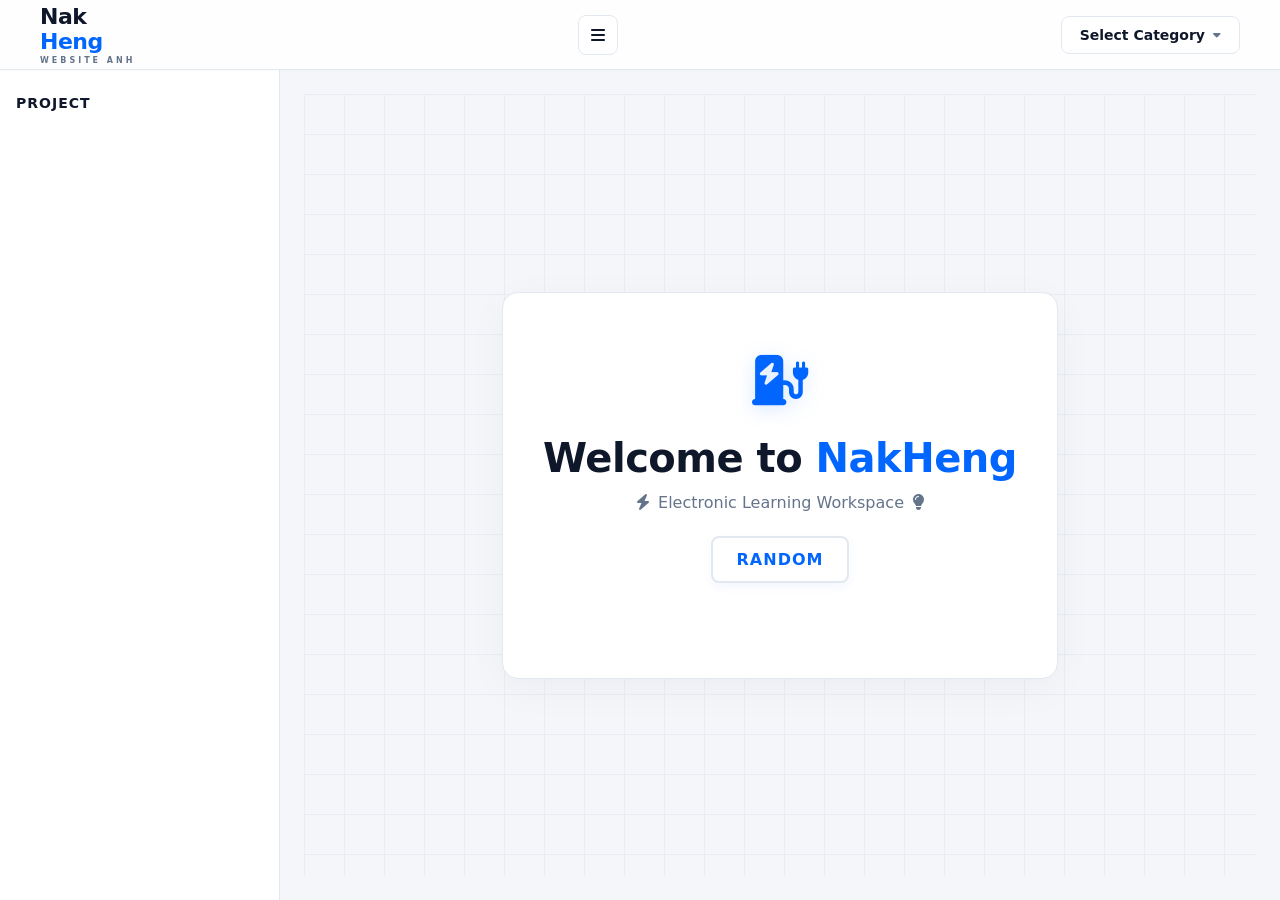
<file: index.html>
<!DOCTYPE html>
<html lang="en">
<head>
    <meta charset="UTF-8">
    <meta name="viewport" content="width=device-width, initial-scale=1.0">
    <title>NakHeng Electronic</title>
    <link rel="stylesheet" href="nakhengsloy.css">
    <link rel="stylesheet" href="https://cdnjs.cloudflare.com/ajax/libs/font-awesome/6.4.0/css/all.min.css">
</head>
<body>

    <header class="navbar">
        <div class="logo">
            <span class="logo-n">Nak</span><span class="logo-h">Heng</span>
            <div class="tagline">Website Anh</div>
        </div>
        
        <button class="sidebar-toggle" id="sidebarToggle">
            <i class="fas fa-bars"></i>
        </button>
        
        <nav class="nav-menu">
            <div class="dropdown">
                <button class="dropbtn">
                    Select Category <i class="fas fa-caret-down"></i>
                </button>
                <div class="dropdown-content" id="topicDropdown">
                    <!--<a href="#" data-topic="consumer">កូដ</a>-->
                    <a href="#" data-topic="components">componet</a>
                    <a href="#" data-topic="smart-home">project</a>
                    <a href="#" data-topic="home">Home</a>
                    
                </div>
            </div>
        </nav>
    </header>

    <!-- Overlay for mobile -->
    <div class="sidebar-overlay" id="sidebarOverlay"></div>

    <div class="main-container">
        
        <aside class="sidebar" id="sidebar">
            <h3 id="sidebar-title">Project</h3>
            <ul id="sidebar-menu">
            </ul>
        </aside>

        <main class="content" id="content">
            <iframe id="content-frame" name="content-frame" src="home.html" frameborder="0"></iframe>
        </main>
    </div>

    <script src="nakhengsloy.js"></script>
</body>
</html>
</file>
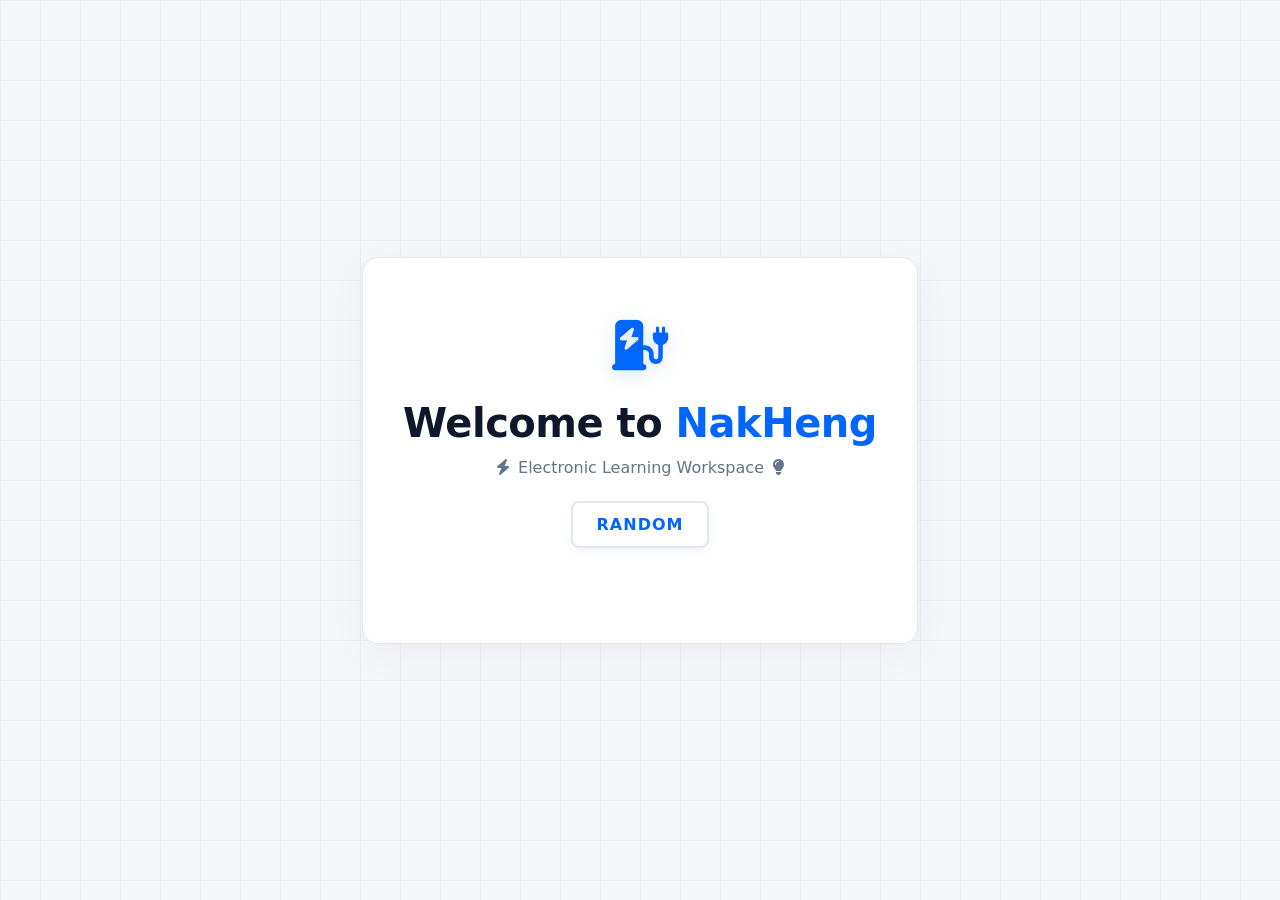
<file: home.html>
<!DOCTYPE html>
<html lang="en">
<head>
    <meta charset="UTF-8">
    <meta name="viewport" content="width=device-width, initial-scale=1.0">
    <title>Home - NakHeng Electronic</title>
    <link rel="stylesheet" href="https://cdnjs.cloudflare.com/ajax/libs/font-awesome/6.4.0/css/all.min.css">
    <style>
        :root {
            --bg-main: #f4f6fa;
            --bg-surface: #ffffff;
            --accent: #0066ff;
            --text-primary: #0f172a;
            --text-muted: #64748b;
            --border-color: #e2e8f0;
        }

        * {
            margin: 0;
            padding: 0;
            box-sizing: border-box;
            font-family: 'Plus Jakarta Sans', system-ui, sans-serif;
        }

        body {
            background-color: var(--bg-main);
            color: var(--text-primary);
            display: flex;
            align-items: center;
            justify-content: center;
            min-height: 100vh;
            padding: 20px;
            overflow: hidden;
            position: relative;
        }

        /* Ambient subtle grid pattern back-layer */
        .grid-bg {
            position: absolute;
            top: 0; left: 0; width: 100%; height: 100%;
            background-image: linear-gradient(var(--border-color) 1px, transparent 1px),
                              linear-gradient(90deg, var(--border-color) 1px, transparent 1px);
            background-size: 40px 40px;
            opacity: 0.6;
            z-index: 1;
        }

        /* Light Theme Dynamic Action Button */
        .btn-dark-blue.glow {
            background-color: #ffffff;
            color: var(--accent);
            border: 2px solid var(--border-color);
            padding: 12px 24px;
            font-size: 16px;
            font-weight: 600;
            text-transform: uppercase;
            letter-spacing: 1px;
            border-radius: 8px;
            cursor: pointer;
            transition: all 0.3s ease;
            box-shadow: 0 4px 10px rgba(0, 102, 255, 0.05);
        }

        /* Hover Effect */
        .btn-dark-blue.glow:hover {
            background-color: var(--accent);
            color: #ffffff;
            border-color: var(--accent);
            box-shadow: 0 6px 20px rgba(0, 102, 255, 0.2);
            transform: translateY(-2px);
        }

        /* Click Effect */
        .btn-dark-blue.glow:active {
            transform: translateY(1px);
        }

        .welcome-container {
            text-align: center;
            background: var(--bg-surface);
            padding: 60px 40px;
            border-radius: 16px;
            border: 1px solid var(--border-color);
            box-shadow: 0 10px 40px rgba(15, 23, 42, 0.04);
            max-width: 600px;
            position: relative;
            z-index: 10;
            animation: fadeInScale 0.6s cubic-bezier(0.16, 1, 0.3, 1);
        }

        @keyframes fadeInScale {
            from { opacity: 0; transform: scale(0.96); }
            to { opacity: 1; transform: scale(1); }
        }

        .icon-top {
            font-size: 50px;
            color: var(--accent);
            margin-bottom: 24px;
            filter: drop-shadow(0 4px 10px rgba(0, 102, 255, 0.15));
            display: inline-block;
        }

        .welcome-title {
            font-size: 40px;
            color: var(--text-primary);
            margin-bottom: 12px;
            font-weight: 700;
            letter-spacing: -0.5px;
        }

        .welcome-title .highlight {
            color: var(--accent);
        }

        .welcome-subtitle {
            font-size: 16px;
            color: var(--text-muted);
            margin-bottom: 24px;
            font-weight: 500;
            display: flex;
            align-items: center;
            justify-content: center;
            gap: 8px;
        }

        .welcome-message {
            font-size: 15px;
            color: var(--text-muted);
            line-height: 1.6;
            margin-bottom: 35px;
        }

        .feature-row {
            display: flex;
            justify-content: center;
            gap: 16px;
            flex-wrap: wrap;
        }

        .feature-badge {
            background: #f8fafc;
            border: 1px solid var(--border-color);
            padding: 12px 20px;
            border-radius: 10px;
            display: flex;
            align-items: center;
            gap: 10px;
            font-size: 14px;
            font-weight: 600;
            color: var(--text-primary);
            transition: all 0.25s ease;
        }

        .feature-badge i {
            color: var(--accent);
        }

        .feature-badge:hover {
            background: rgba(0, 102, 255, 0.05);
            border-color: var(--accent);
            transform: translateY(-2px);
        }

        @media (max-width: 600px) {
            .welcome-title { font-size: 32px; }
            .welcome-container { padding: 40px 20px; }
            .feature-row { flex-direction: column; }
        }
    </style>
</head>
<body>

    <div class="grid-bg"></div>

    <div class="welcome-container">
        <div class="icon-top">
            <i class="fas fa-charging-station"></i>
        </div>
        
        <h1 class="welcome-title">
            Welcome to <span class="highlight">NakHeng</span>
        </h1>
        
        <p class="welcome-subtitle">
            <i class="fas fa-bolt text-accent"></i> 
            Electronic Learning Workspace
            <i class="fas fa-lightbulb text-accent"></i>
        </p>
        
        <p class="welcome-message">
            <button class="btn-dark-blue glow">Random</button>
        </p>
    </div>

</body>
</html>
</file>
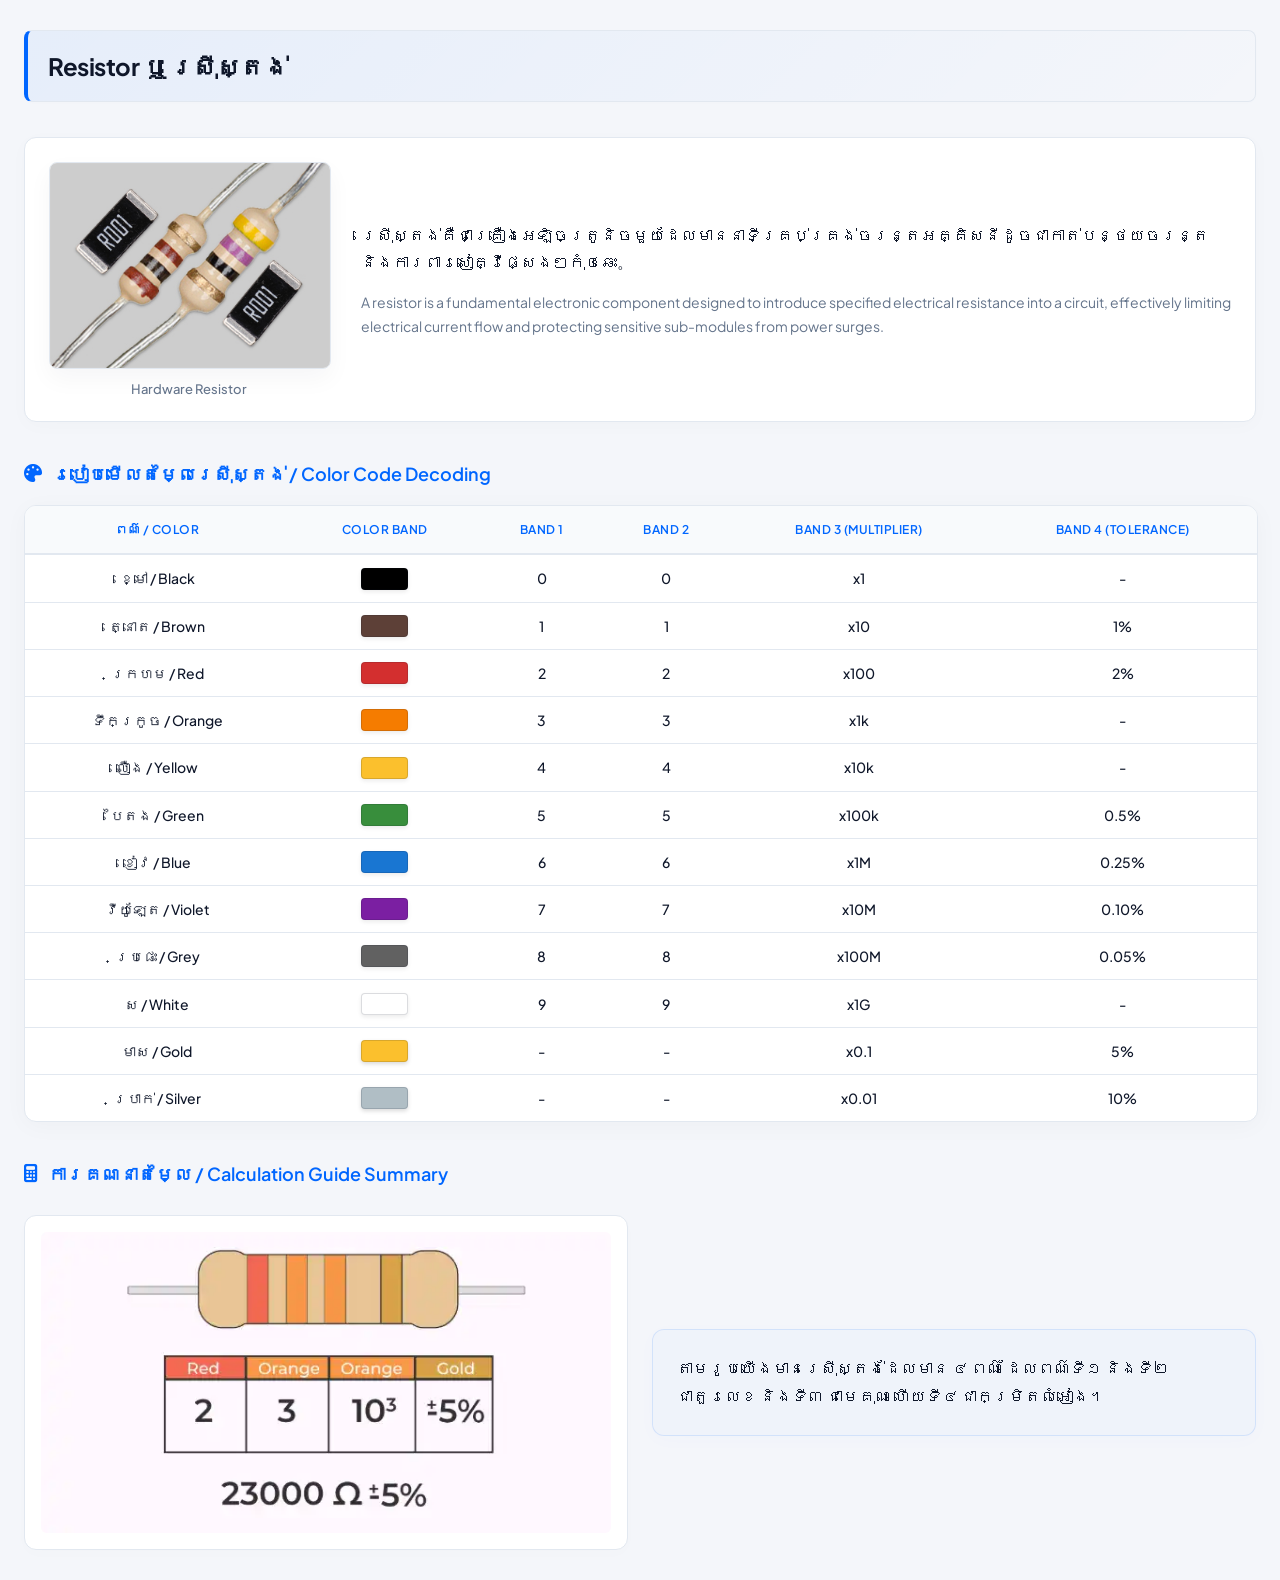
<file: componet/Resistor.html>
<!DOCTYPE html>
<html lang="en">
<head>
    <meta charset="UTF-8">
    <meta name="viewport" content="width=device-width, initial-scale=1.0">
    <title>Resistor Color Code</title>
    <link rel="stylesheet" href="https://cdnjs.cloudflare.com/ajax/libs/font-awesome/6.4.0/css/all.min.css">
    <link href="https://fonts.googleapis.com/css2?family=Plus+Jakarta+Sans:wght@400;500;600;700&display=swap" rel="stylesheet">
    <style>
        :root {
            --bg-main: #f4f6fa;
            --bg-surface: #ffffff;
            --accent: #0066ff;
            --accent-glow: rgba(0, 102, 255, 0.08);
            --text-primary: #0f172a;
            --text-muted: #64748b;
            --border-color: #e2e8f0;
            --font-stack: 'Plus Jakarta Sans', system-ui, sans-serif;
        }

        body {
            background-color: var(--bg-main);
            color: var(--text-primary);
            font-family: var(--font-stack);
            padding: 30px 24px;
            margin: 0;
            -webkit-font-smoothing: antialiased;
        }

        /* Banner Header Style */
        .project-banner {
            background: linear-gradient(135deg, rgba(0, 102, 255, 0.06), transparent);
            border: 1px solid var(--border-color);
            border-left: 4px solid var(--accent);
            padding: 20px;
            border-radius: 8px;
            margin-bottom: 35px;
            box-shadow: 0 1px 3px rgba(0,0,0,0.01);
        }

        .project-banner h1 {
            font-size: 24px;
            margin: 0;
            font-weight: 700;
            letter-spacing: -0.5px;
        }

        .section-title {
            font-size: 18px;
            font-weight: 600;
            margin: 40px 0 20px 0;
            color: var(--accent);
            display: flex;
            align-items: center;
            gap: 10px;
        }

        /* Information Grid Layout */
        .info-grid {
            display: grid;
            grid-template-columns: 280px 1fr;
            gap: 32px;
            align-items: center;
            background: var(--bg-surface);
            border: 1px solid var(--border-color);
            padding: 24px;
            border-radius: 12px;
            box-shadow: 0 4px 20px rgba(15,23,42,0.02);
        }

        .img-container {
            text-align: center;
        }

        .img-container img {
            max-width: 100%;
            height: auto;
            border-radius: 8px;
            border: 1px solid var(--border-color);
            box-shadow: 0 10px 25px rgba(15,23,42,0.04);
        }

        .img-container .label {
            font-size: 13px;
            color: var(--text-muted);
            margin-top: 8px;
            font-weight: 500;
        }

        .info-text p {
            line-height: 1.7;
            margin: 0 0 16px 0;
        }

        .info-text p:last-child {
            margin: 0;
        }

        .khmer-desc {
            font-size: 16px;
            color: var(--text-primary);
        }

        .english-desc {
            font-size: 14px;
            color: var(--text-muted);
        }

        /* High-Tech Data Table Wrapper */
        .table-wrapper {
            width: 100%;
            overflow-x: auto;
            background: var(--bg-surface);
            border: 1px solid var(--border-color);
            border-radius: 12px;
            box-shadow: 0 4px 25px rgba(15,23,42,0.03);
        }

        table {
            width: 100%;
            border-collapse: collapse;
            text-align: center;
            font-size: 14px;
        }

        th {
            background-color: #f8fafc;
            color: var(--accent);
            font-weight: 600;
            padding: 16px;
            border-bottom: 2px solid var(--border-color);
            text-transform: uppercase;
            font-size: 12px;
            letter-spacing: 0.5px;
        }

        td {
            padding: 12px 16px;
            border-bottom: 1px solid var(--border-color);
            color: var(--text-primary);
            font-weight: 500;
        }

        tr:last-child td {
            border-bottom: none;
        }

        tr:hover td {
            background-color: var(--bg-main);
        }

        /* Color Pill Previews Inside Cells */
        .color-badge {
            display: inline-block;
            width: 45px;
            height: 20px;
            border-radius: 4px;
            vertical-align: middle;
            border: 1px solid rgba(15, 23, 42, 0.15);
            box-shadow: 0 2px 4px rgba(0,0,0,0.08);
        }

        /* Calculation Guide Section Layout */
        .calc-grid {
            display: grid;
            grid-template-columns: 1fr 1fr;
            gap: 24px;
            align-items: center;
            margin-top: 30px;
        }

        .calc-img-box {
            background: var(--bg-surface);
            border: 1px solid var(--border-color);
            padding: 16px;
            border-radius: 12px;
            display: flex;
            justify-content: center;
            box-shadow: 0 4px 15px rgba(0,0,0,0.01);
        }

        .calc-img-box img {
            max-width: 100%;
            height: auto;
            border-radius: 6px;
        }

        .calc-info-box {
            background: rgba(0, 102, 255, 0.02);
            border: 1px solid rgba(0, 102, 255, 0.12);
            padding: 24px;
            border-radius: 12px;
            box-shadow: 0 4px 20px rgba(0, 102, 255, 0.02);
        }

        .calc-info-box h4 {
            margin: 0;
            font-size: 16px;
            line-height: 1.8;
            color: var(--text-primary);
            font-weight: 500;
        }

        /* Responsive Breakpoints */
        @media (max-width: 768px) {
            .info-grid, .calc-grid {
                grid-template-columns: 1fr;
            }
            .img-container img {
                max-width: 240px;
            }
        }
    </style>
</head>
<body>

    <div class="project-banner">
        <h1>Resistor ឬ រេសុីស្តង់</h1>
    </div>
    
    <div class="info-grid">
        <div class="img-container">
            <img src="../image/resistor.jpg" alt="Electronic Resistor Module Structural Sample Component">
            <div class="label">Hardware Resistor</div>
        </div>
        <div class="info-text">
            <p class="khmer-desc">រេសុីស្តង់គឺជាគ្រឿងអេឡិចត្រូនិចមួយដែលមាននាទីគ្រប់គ្រង់ចរន្តអគ្គិសនីដូចជាកាត់បន្ថយចរន្តនិងការពារសៀគ្វីផ្សេងៗកុំឲឆេះ。</p>
            <p class="english-desc">A resistor is a fundamental electronic component designed to introduce specified electrical resistance into a circuit, effectively limiting electrical current flow and protecting sensitive sub-modules from power surges.</p>
        </div>
    </div>

    <div class="section-title">
        <i class="fas fa-palette"></i> របៀបមើលតម្លៃរេសុីស្តង់ / Color Code Decoding
    </div>
    
    <div class="table-wrapper">
        <table>
            <thead>
                <tr>
                    <th>ពណ៌ / Color</th>
                    <th>Color Band</th>
                    <th>Band 1</th>
                    <th>Band 2</th>
                    <th>Band 3 (Multiplier)</th>
                    <th>Band 4 (Tolerance)</th>
                </tr>
            </thead>
            <tbody>
                <tr>
                    <td>ខ្មៅ / Black</td>
                    <td><span class="color-badge" style="background-color: #000000;"></span></td>
                    <td>0</td><td>0</td><td>x1</td><td>-</td>
                </tr>
                <tr>
                    <td>ត្នោត / Brown</td>
                    <td><span class="color-badge" style="background-color: #5d4037;"></span></td>
                    <td>1</td><td>1</td><td>x10</td><td>1%</td>
                </tr>
                <tr>
                    <td>ក្រហម / Red</td>
                    <td><span class="color-badge" style="background-color: #d32f2f;"></span></td>
                    <td>2</td><td>2</td><td>x100</td><td>2%</td>
                </tr>
                <tr>
                    <td>ទឹកក្រូច / Orange</td>
                    <td><span class="color-badge" style="background-color: #f57c00;"></span></td>
                    <td>3</td><td>3</td><td>x1k</td><td>-</td>
                </tr>
                <tr>
                    <td>លឿង / Yellow</td>
                    <td><span class="color-badge" style="background-color: #fbc02d;"></span></td>
                    <td>4</td><td>4</td><td>x10k</td><td>-</td>
                </tr>
                <tr>
                    <td>បៃតង / Green</td>
                    <td><span class="color-badge" style="background-color: #388e3c;"></span></td>
                    <td>5</td><td>5</td><td>x100k</td><td>0.5%</td>
                </tr>
                <tr>
                    <td>ខៀវ / Blue</td>
                    <td><span class="color-badge" style="background-color: #1976d2;"></span></td>
                    <td>6</td><td>6</td><td>x1M</td><td>0.25%</td>
                </tr>
                <tr>
                    <td>វីយូឡែត / Violet</td>
                    <td><span class="color-badge" style="background-color: #7b1fa2;"></span></td>
                    <td>7</td><td>7</td><td>x10M</td><td>0.10%</td>
                </tr>
                <tr>
                    <td>ប្រផេះ / Grey</td>
                    <td><span class="color-badge" style="background-color: #616161;"></span></td>
                    <td>8</td><td>8</td><td>x100M</td><td>0.05%</td>
                </tr>
                <tr>
                    <td>ស / White</td>
                    <td><span class="color-badge" style="background-color: #ffffff;"></span></td>
                    <td>9</td><td>9</td><td>x1G</td><td>-</td>
                </tr>
                <tr>
                    <td>មាស / Gold</td>
                    <td><span class="color-badge" style="background-color: #fbc02d; box-shadow: 0 2px 4px rgba(0,0,0,0.15);"></span></td>
                    <td>-</td><td>-</td><td>x0.1</td><td>5%</td>
                </tr>
                <tr>
                    <td>ប្រាក់ / Silver</td>
                    <td><span class="color-badge" style="background-color: #b0bec5; box-shadow: 0 2px 4px rgba(0,0,0,0.15);"></span></td>
                    <td>-</td><td>-</td><td>x0.01</td><td>10%</td>
                </tr>
            </tbody>
        </table>
    </div>

    <div class="section-title">
        <i class="fas fa-calculator"></i> ការគណនាតម្លៃ / Calculation Guide Summary
    </div>

    <div class="calc-grid">
        <div class="calc-img-box">
            <img src="../image/resistorCal.webp" alt="Resistor Color Band Positioning Mathematical Explanation Guide">
        </div>
        <div class="calc-info-box">
            <h4>តាមរូបយើងមានរេសុីស្តង់ដែលមាន ៤ ពណ៌ ដែលពណ៌ទី១ និងទី២ ជាតួរលេខ និងទី៣ ជាមេគុណ ហើយទី៤ ជាកម្រិតលំអៀង។</h4>
        </div>
    </div>

</body>
</html>
</file>
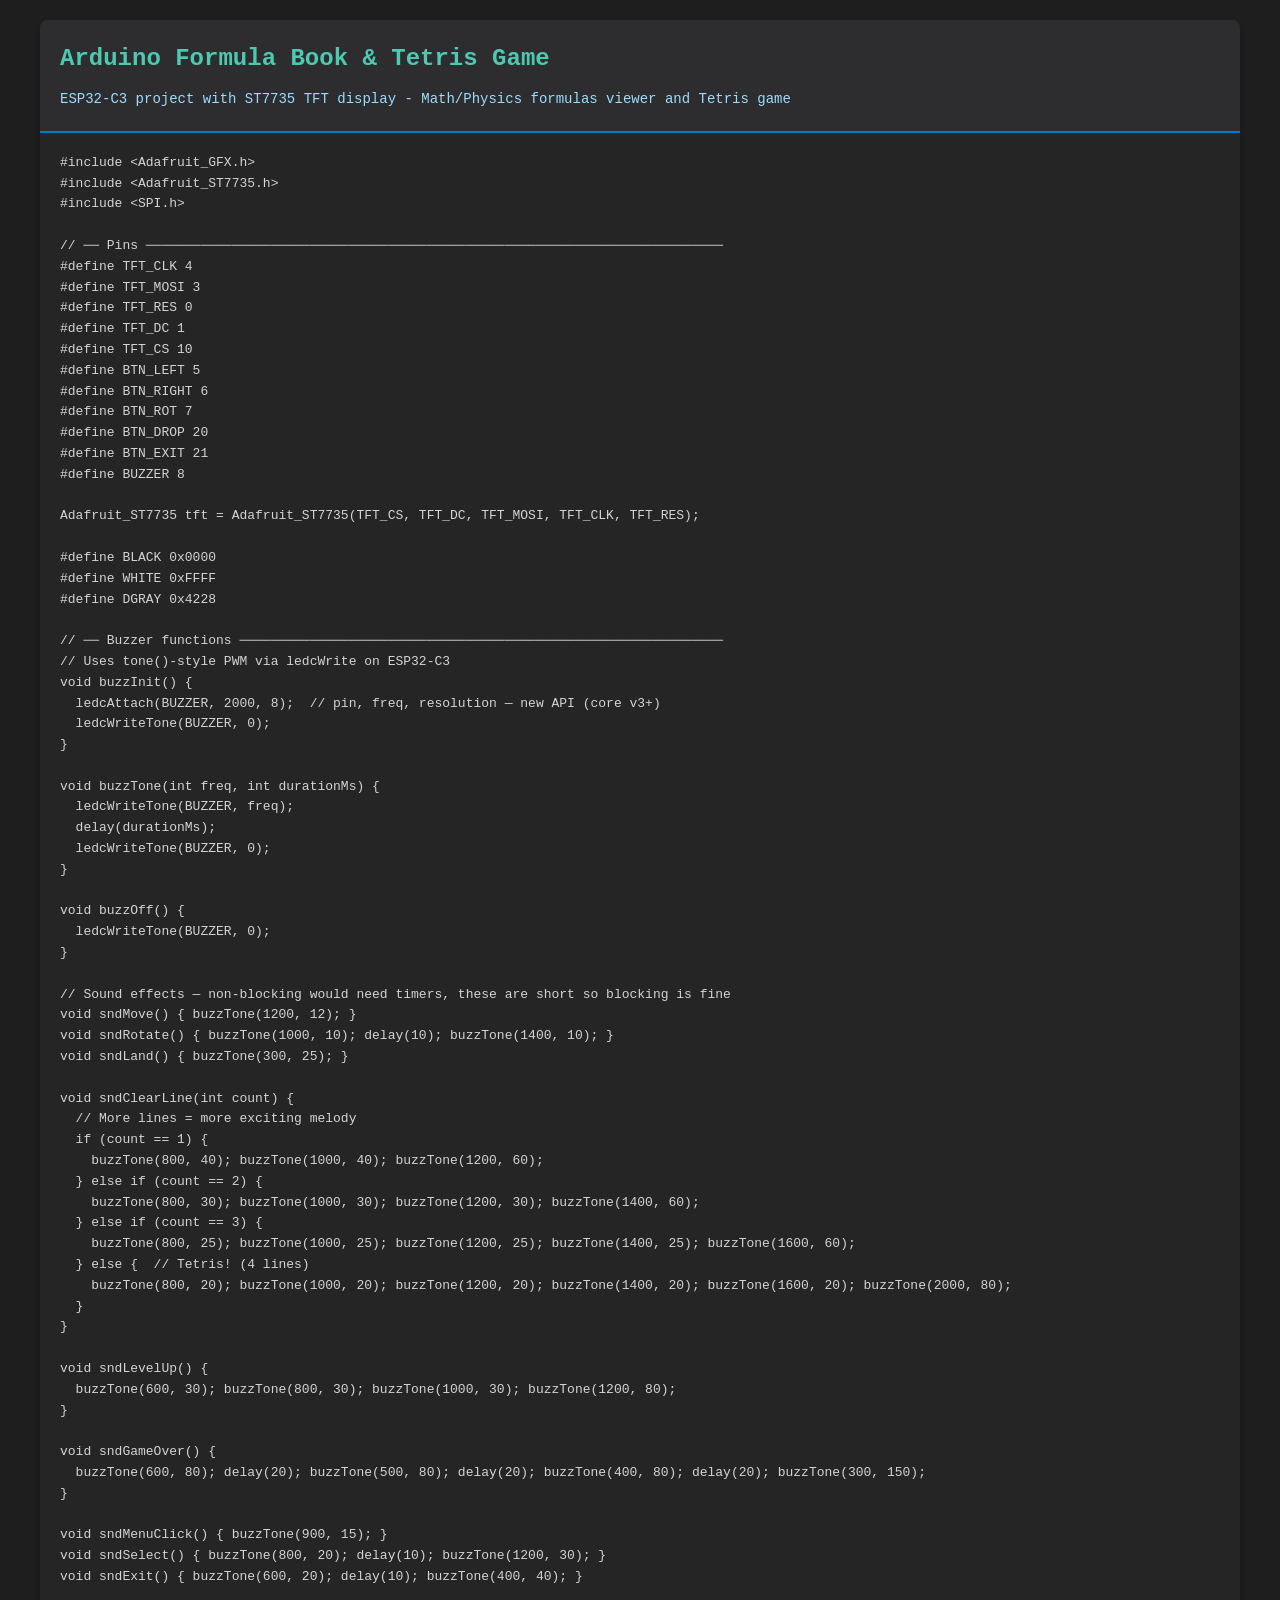
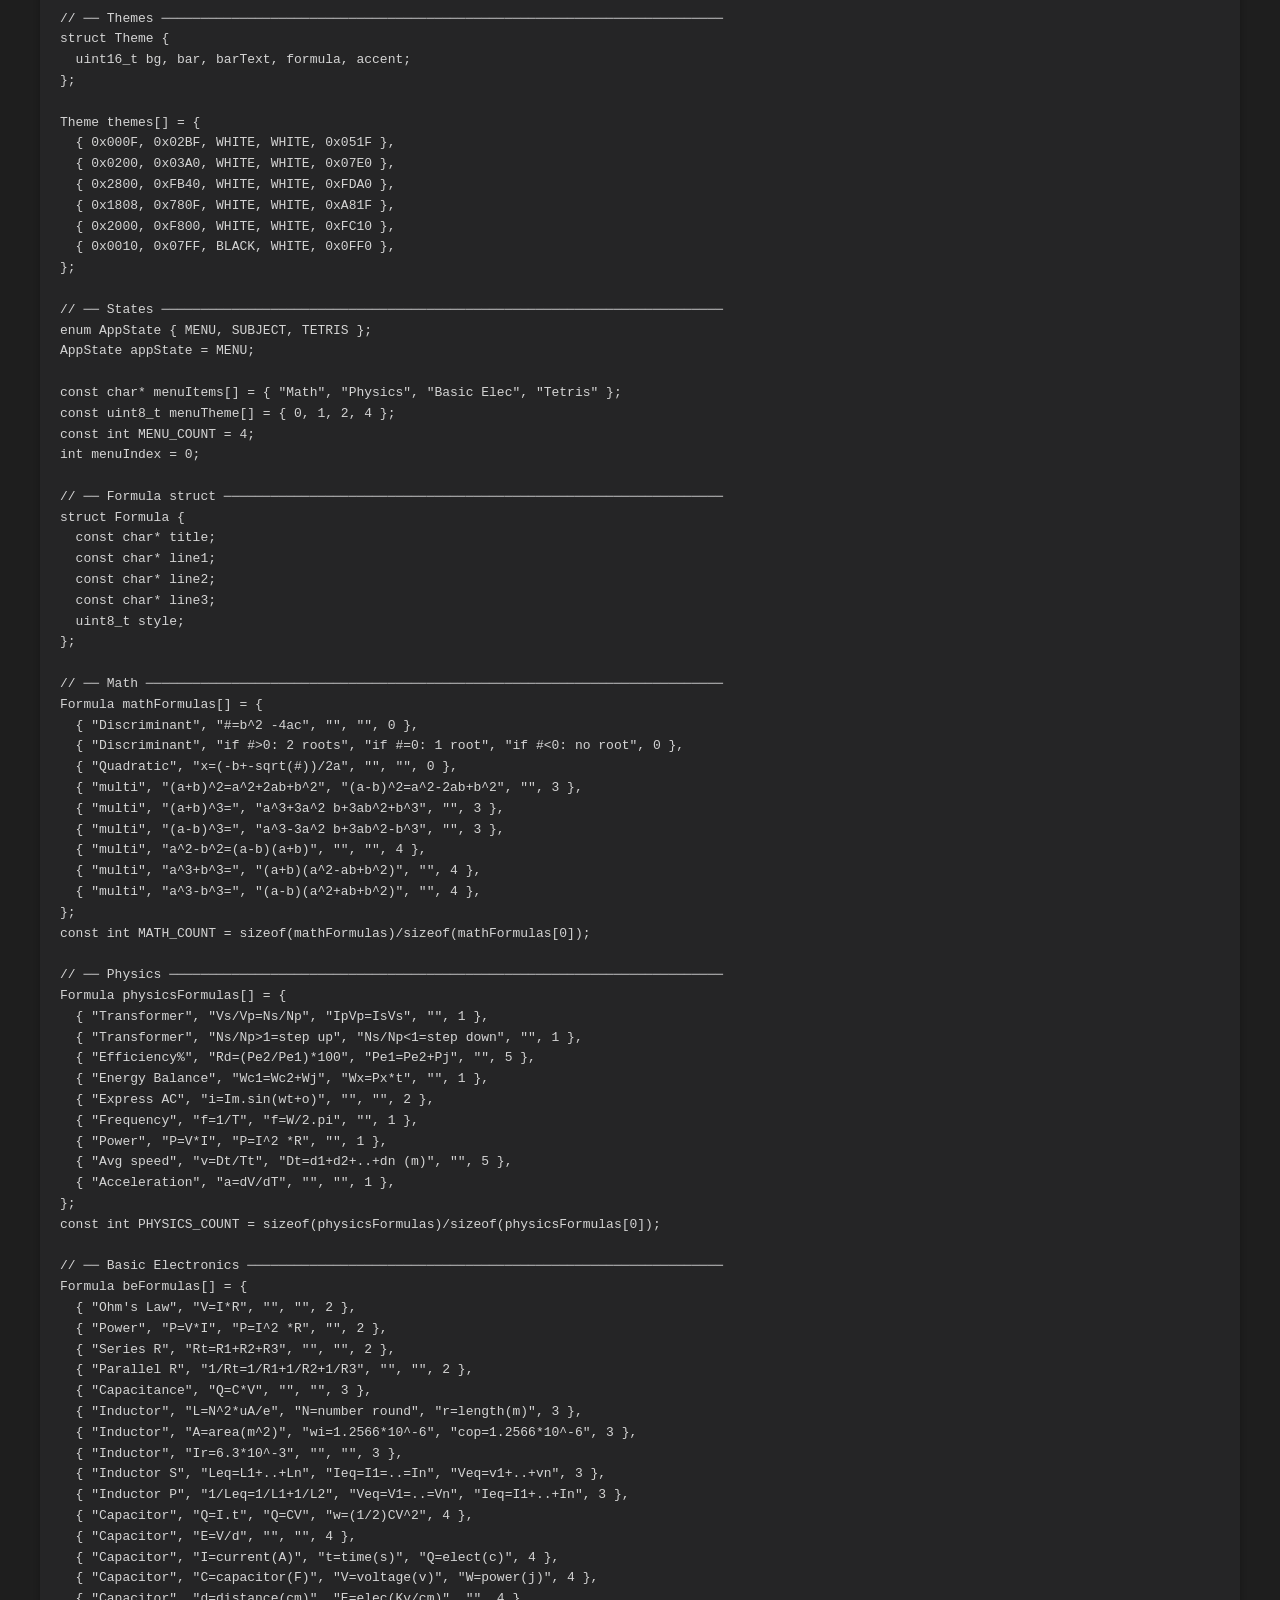
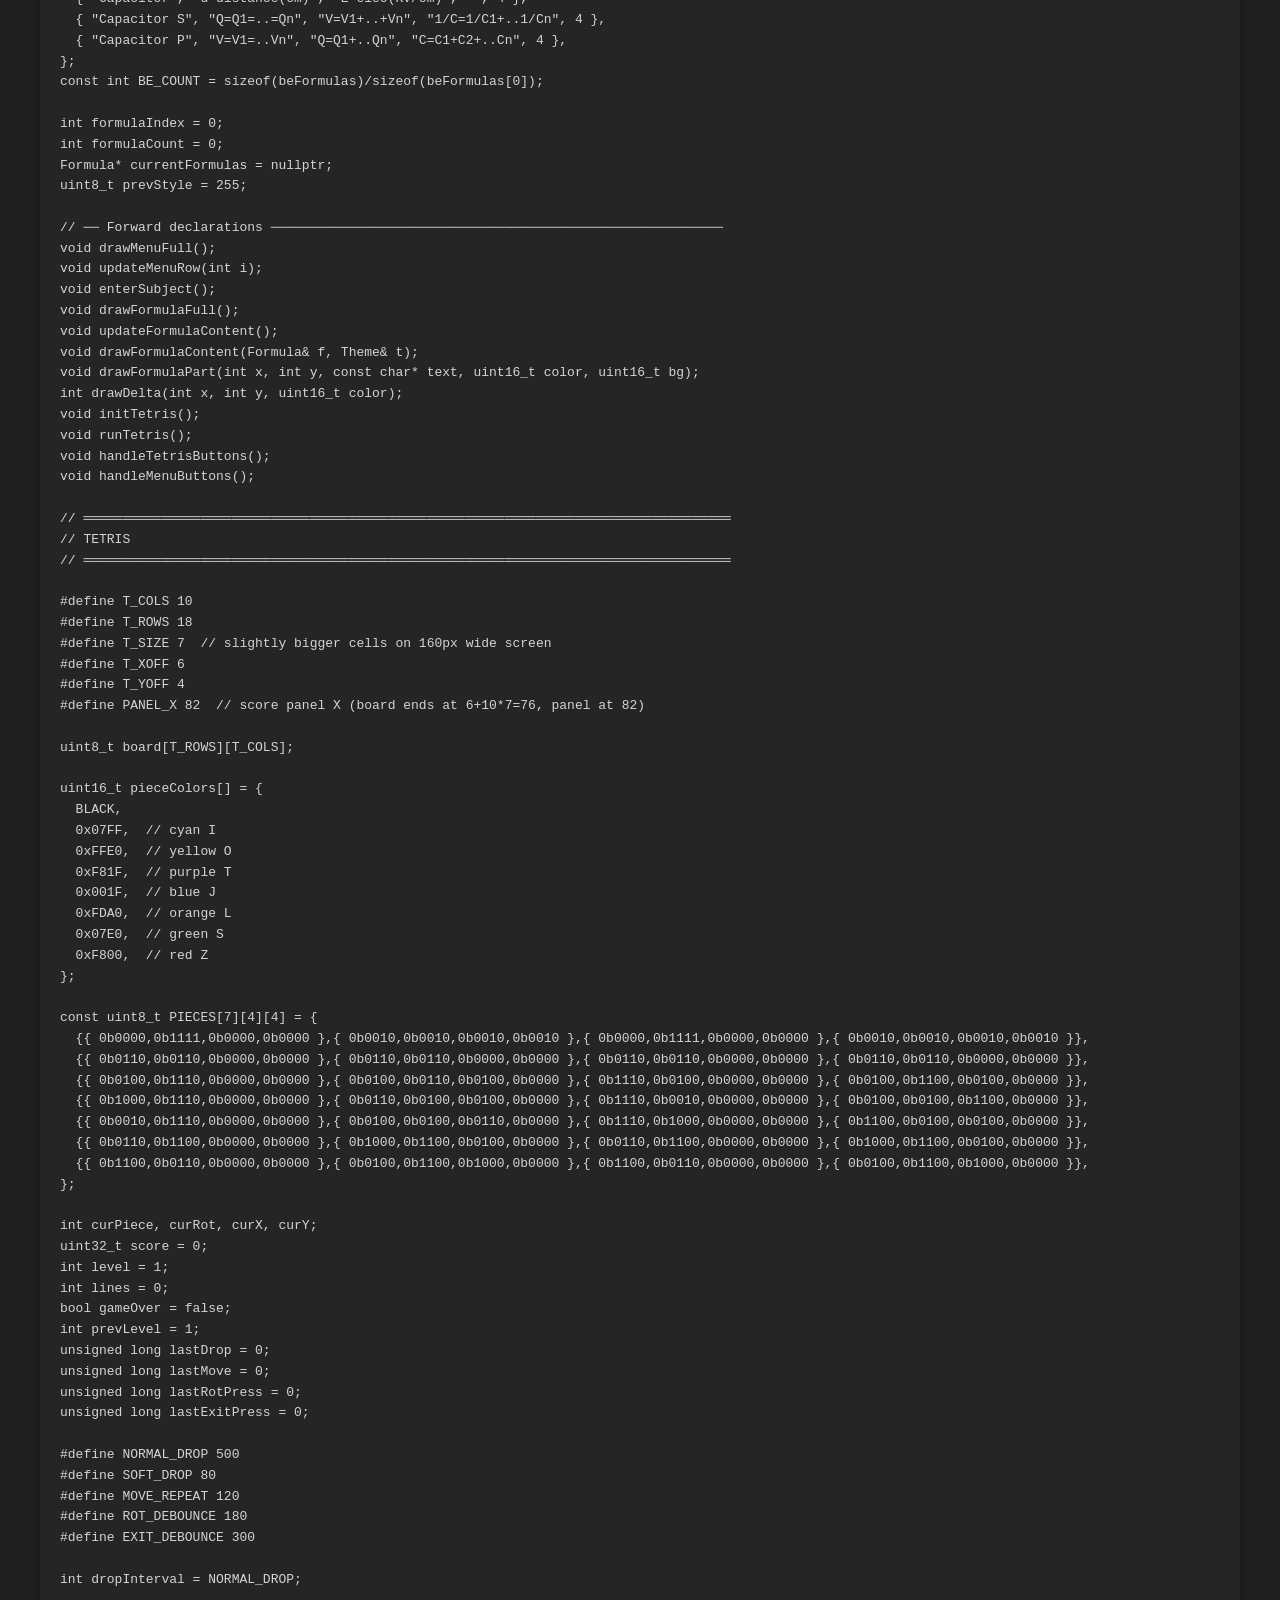
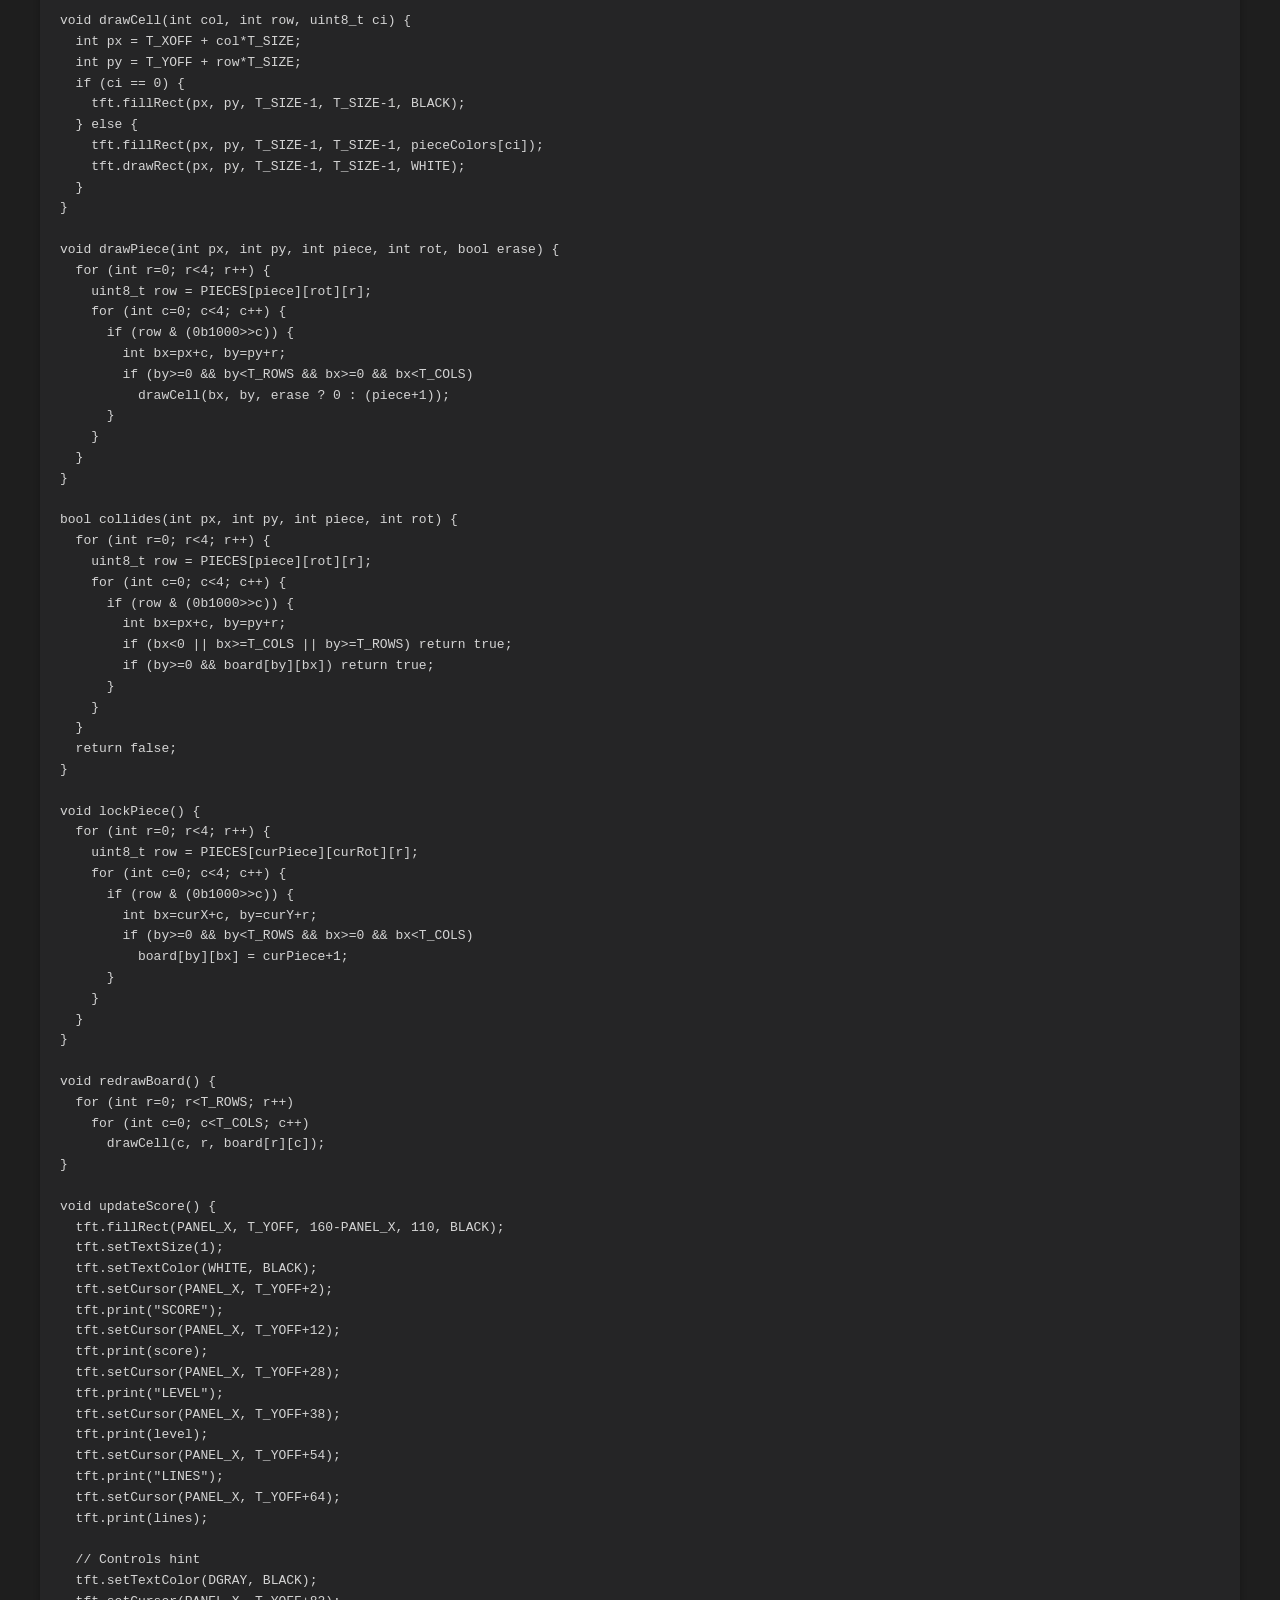
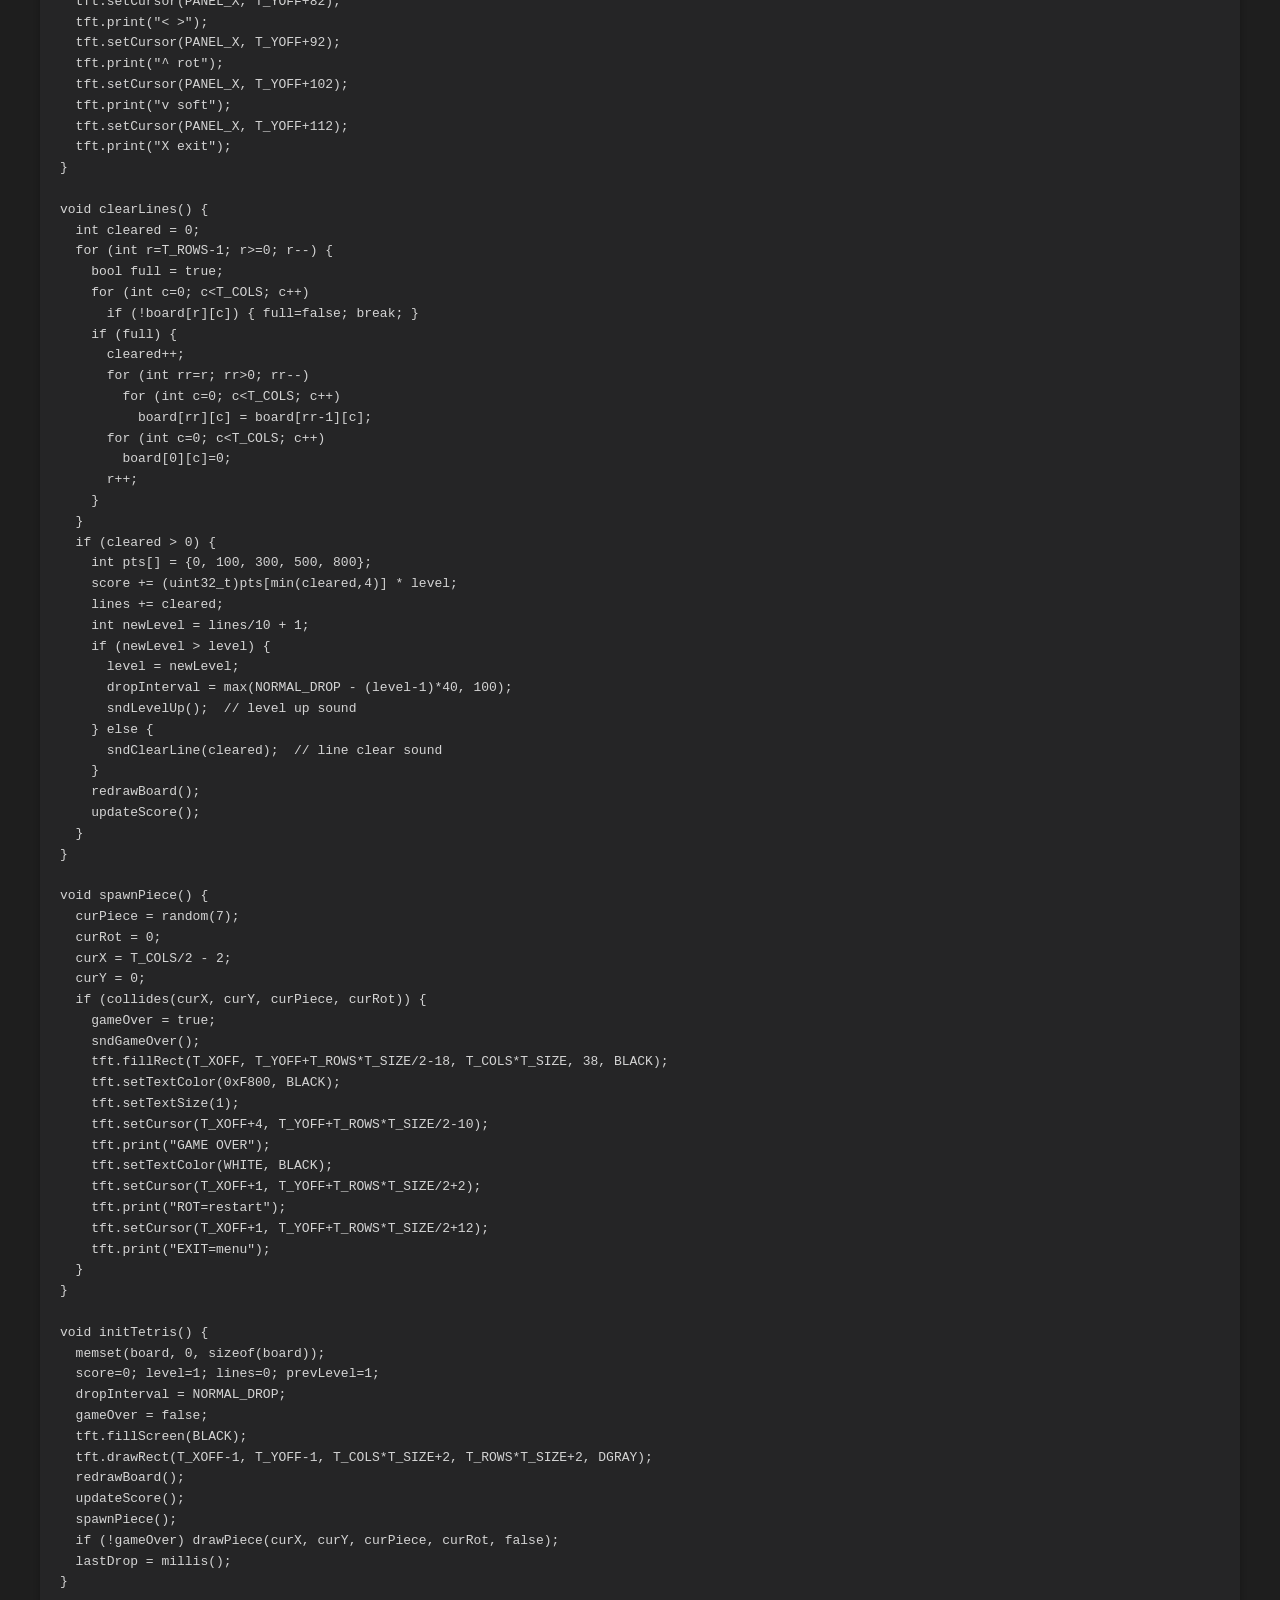
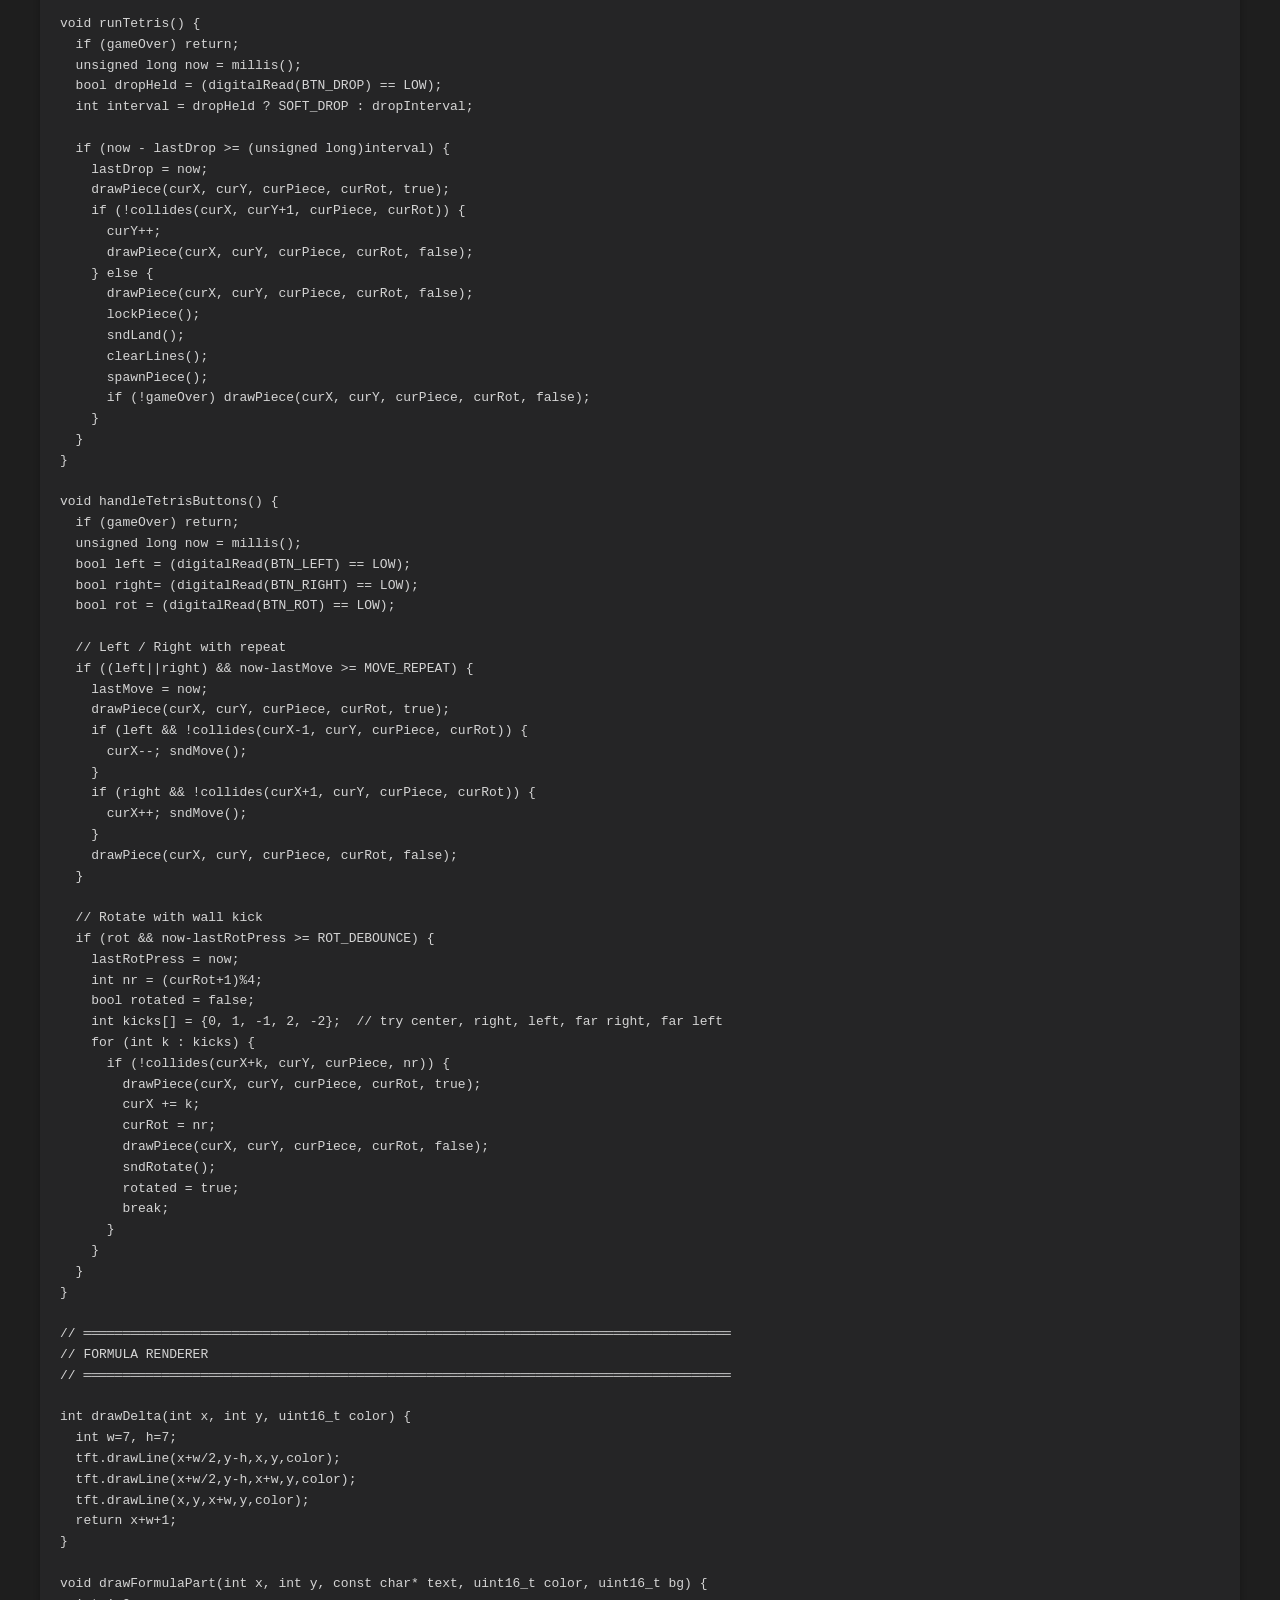
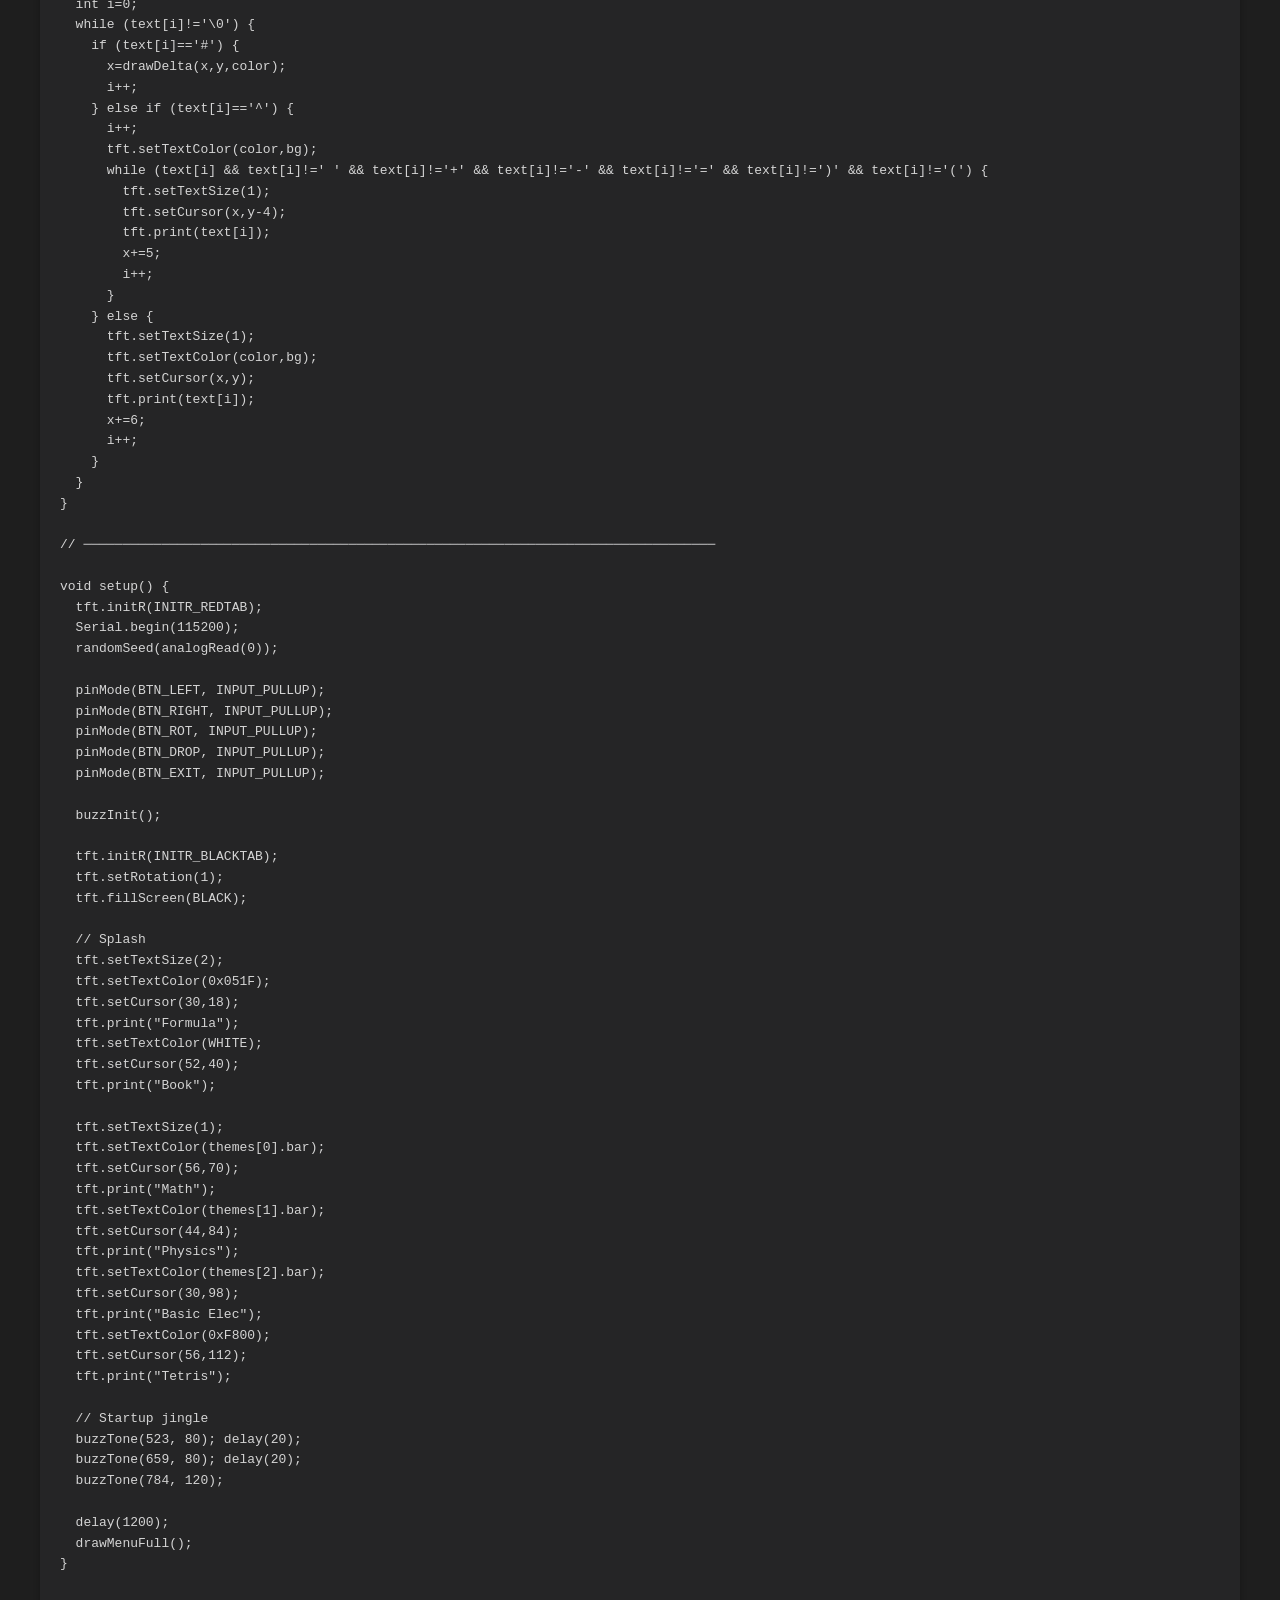
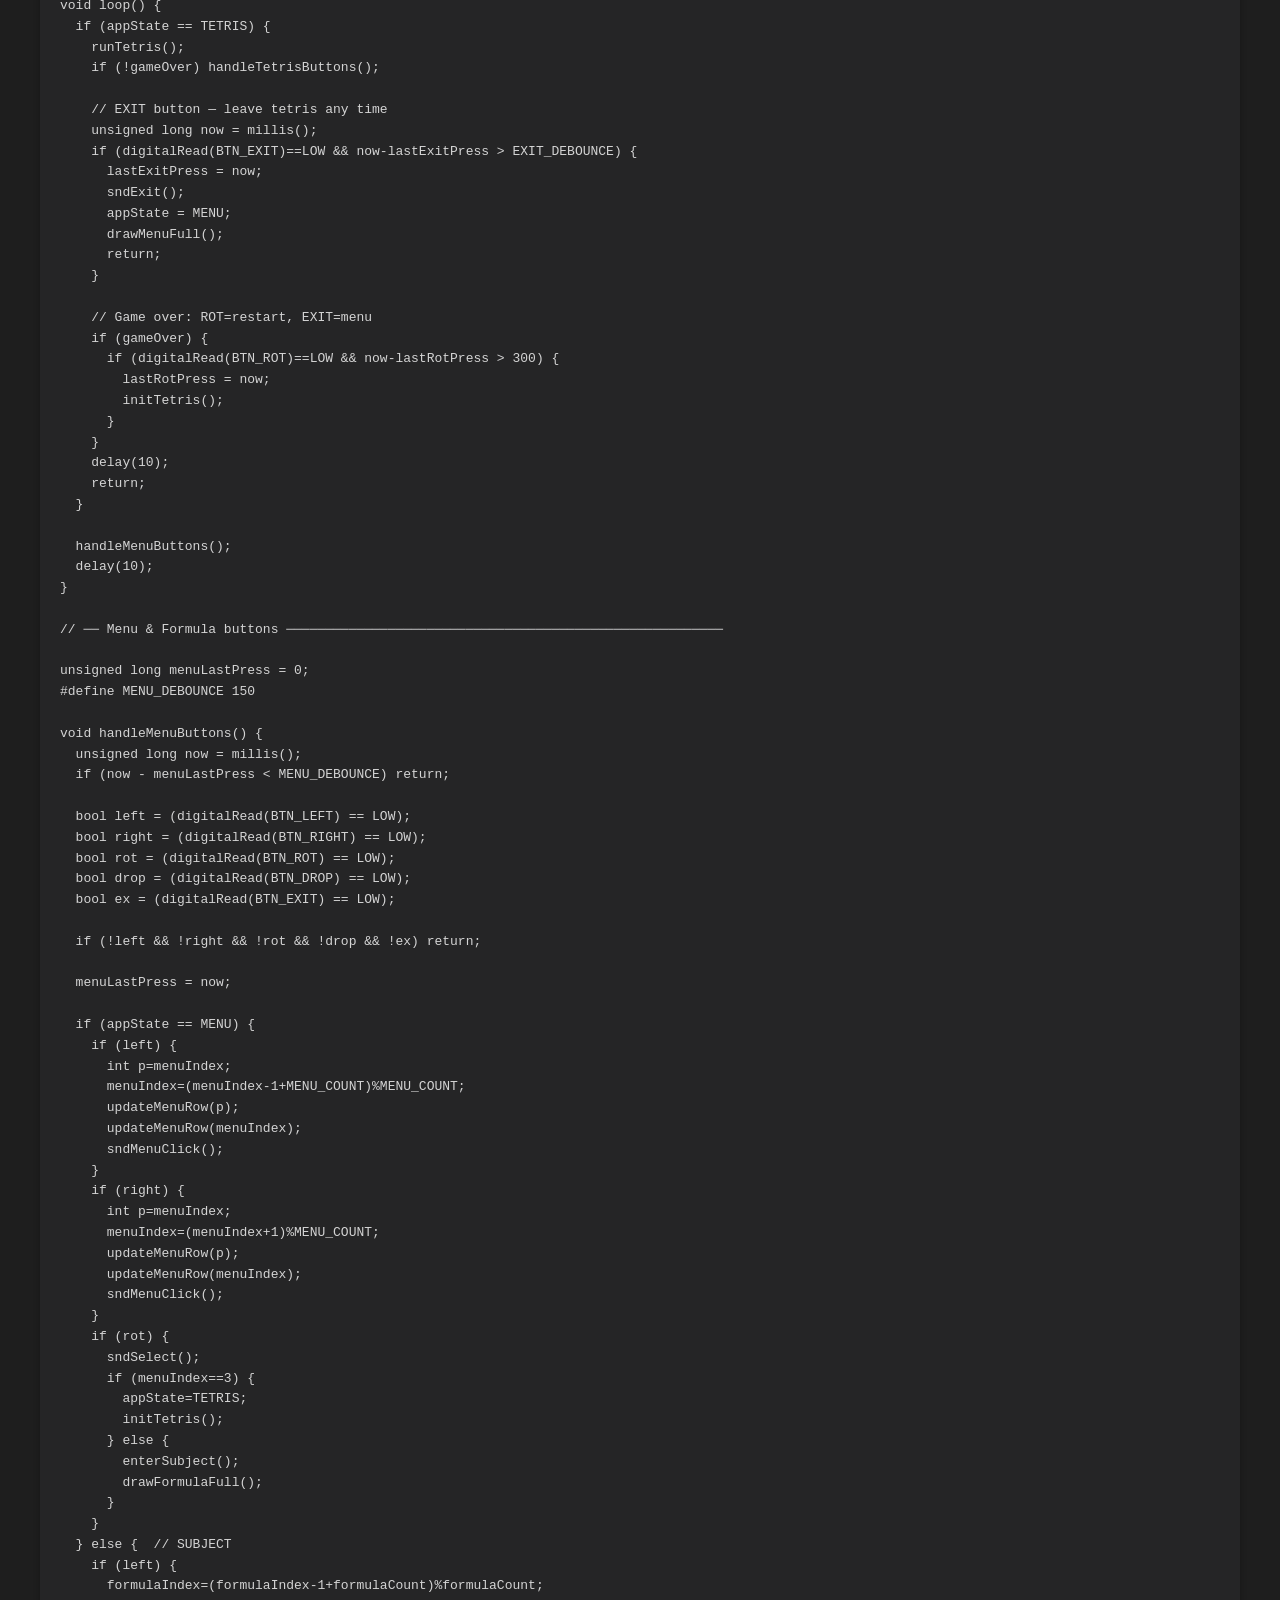
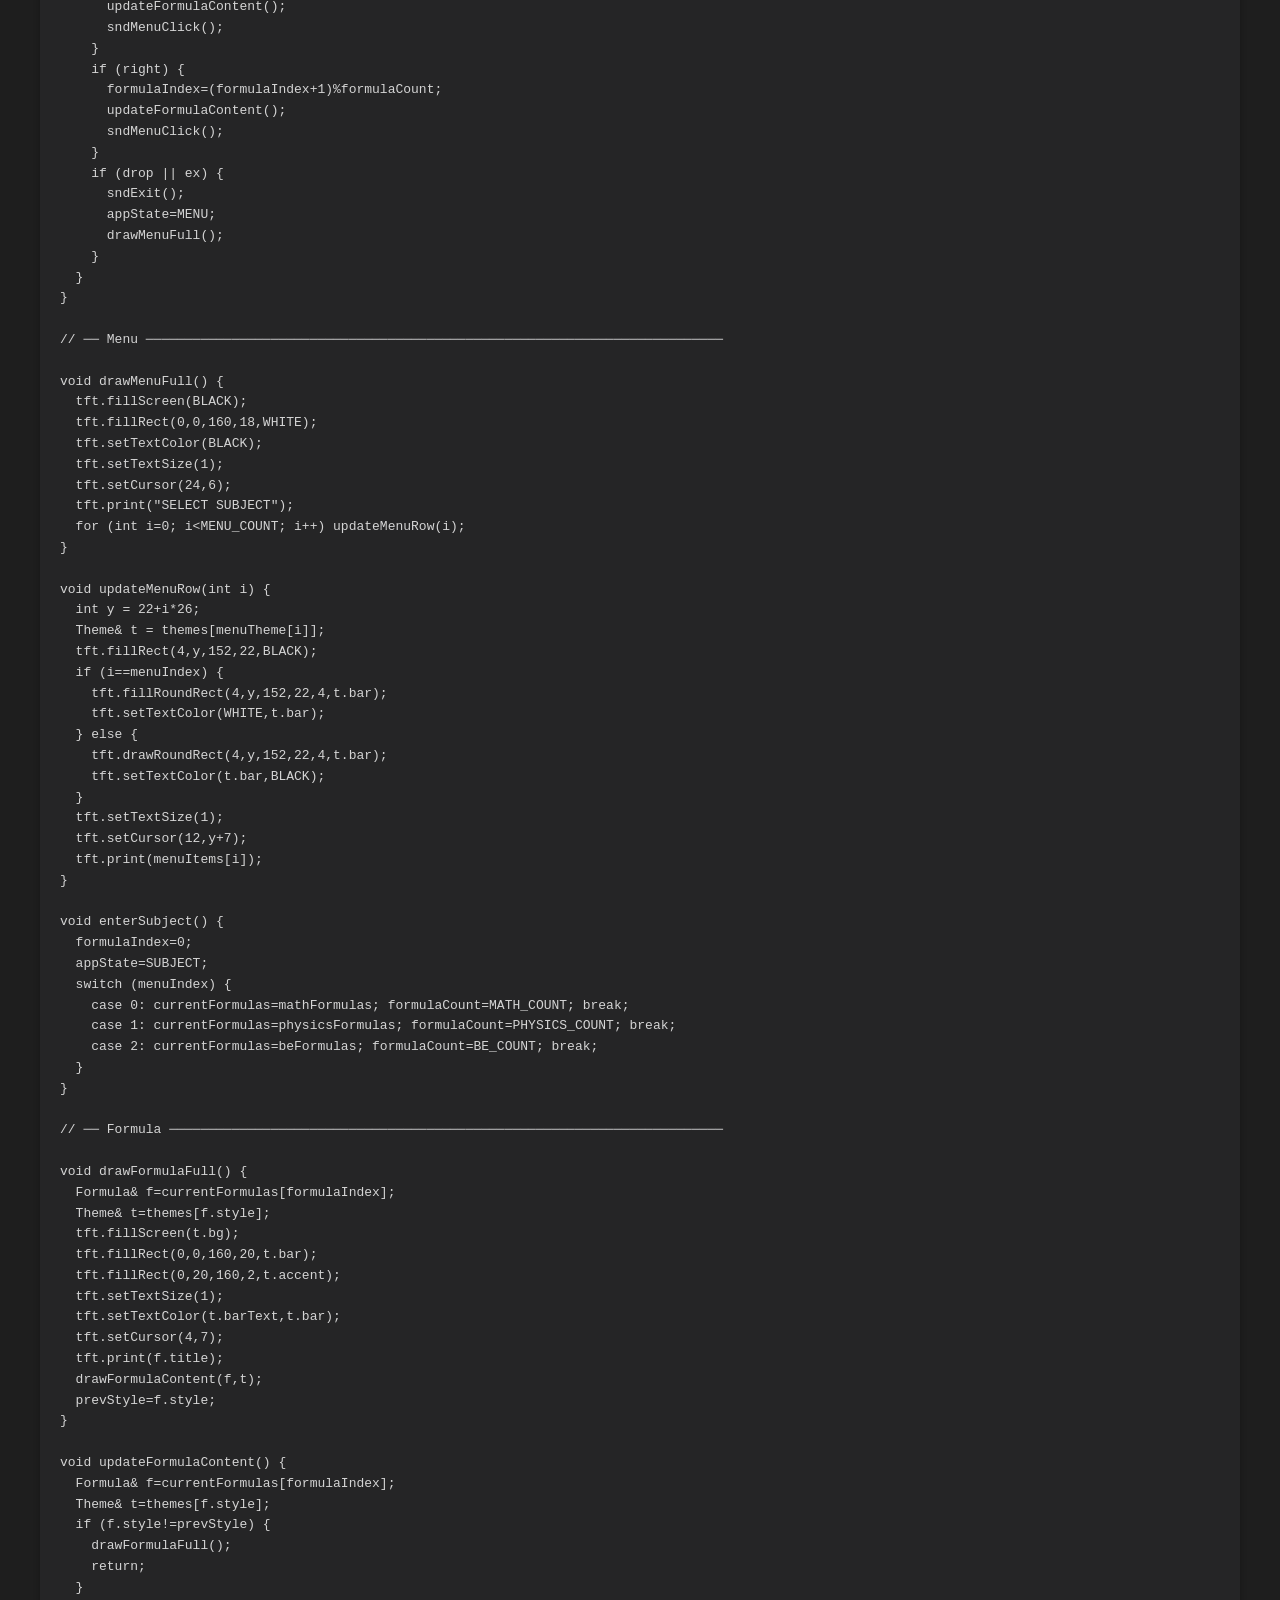
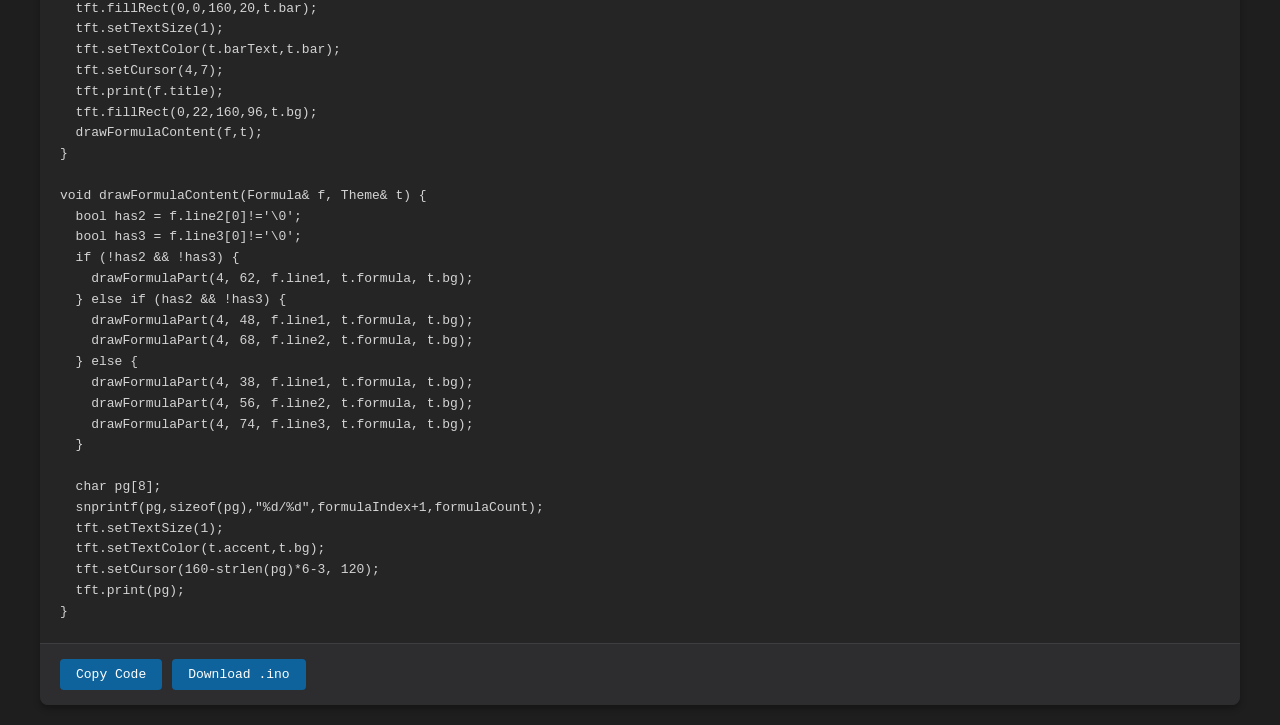
<file: fr/formulaBook/arduino_code_display.html>
<!DOCTYPE html>
<html lang="en">
<head>
    <meta charset="UTF-8">
    <meta name="viewport" content="width=device-width, initial-scale=1.0">
    <title>Arduino Formula Book & Tetris Code</title>
    <style>
        * {
            margin: 0;
            padding: 0;
            box-sizing: border-box;
        }

        body {
            font-family: 'Consolas', 'Monaco', 'Courier New', monospace;
            background: #1e1e1e;
            color: #d4d4d4;
            padding: 20px;
            line-height: 1.6;
        }

        .container {
            max-width: 1200px;
            margin: 0 auto;
            background: #252526;
            border-radius: 8px;
            box-shadow: 0 4px 6px rgba(0, 0, 0, 0.3);
        }

        .header {
            background: #2d2d30;
            padding: 20px;
            border-bottom: 2px solid #007acc;
            border-radius: 8px 8px 0 0;
        }

        .header h1 {
            color: #4ec9b0;
            font-size: 24px;
            margin-bottom: 10px;
        }

        .header p {
            color: #9cdcfe;
            font-size: 14px;
        }

        .code-container {
            padding: 20px;
            overflow-x: auto;
        }

        pre {
            margin: 0;
            white-space: pre;
            font-size: 13px;
        }

        code {
            display: block;
        }

        /* Syntax highlighting */
        .keyword { color: #569cd6; }
        .type { color: #4ec9b0; }
        .function { color: #dcdcaa; }
        .string { color: #ce9178; }
        .comment { color: #6a9955; font-style: italic; }
        .number { color: #b5cea8; }
        .preprocessor { color: #c586c0; }
        .constant { color: #4fc1ff; }

        .line-number {
            color: #858585;
            user-select: none;
            padding-right: 15px;
            border-right: 1px solid #3e3e42;
            margin-right: 15px;
            display: inline-block;
            min-width: 40px;
            text-align: right;
        }

        .controls {
            padding: 15px 20px;
            background: #2d2d30;
            border-top: 1px solid #3e3e42;
            border-radius: 0 0 8px 8px;
            display: flex;
            gap: 10px;
        }

        button {
            background: #0e639c;
            color: white;
            border: none;
            padding: 8px 16px;
            border-radius: 4px;
            cursor: pointer;
            font-family: inherit;
            font-size: 13px;
            transition: background 0.2s;
        }

        button:hover {
            background: #1177bb;
        }

        button:active {
            background: #0d5a8f;
        }

        .copy-feedback {
            color: #4ec9b0;
            padding: 8px 16px;
            display: none;
        }

        .copy-feedback.show {
            display: block;
        }
    </style>
</head>
<body>
    <div class="container">
        <div class="header">
            <h1>Arduino Formula Book & Tetris Game</h1>
            <p>ESP32-C3 project with ST7735 TFT display - Math/Physics formulas viewer and Tetris game</p>
        </div>
        
        <div class="code-container">
            <pre><code id="code-content">#include &lt;Adafruit_GFX.h&gt;
#include &lt;Adafruit_ST7735.h&gt;
#include &lt;SPI.h&gt;

// ── Pins ──────────────────────────────────────────────────────────────────────────
#define TFT_CLK 4
#define TFT_MOSI 3
#define TFT_RES 0
#define TFT_DC 1
#define TFT_CS 10
#define BTN_LEFT 5
#define BTN_RIGHT 6
#define BTN_ROT 7
#define BTN_DROP 20
#define BTN_EXIT 21
#define BUZZER 8

Adafruit_ST7735 tft = Adafruit_ST7735(TFT_CS, TFT_DC, TFT_MOSI, TFT_CLK, TFT_RES);

#define BLACK 0x0000
#define WHITE 0xFFFF
#define DGRAY 0x4228

// ── Buzzer functions ──────────────────────────────────────────────────────────────
// Uses tone()-style PWM via ledcWrite on ESP32-C3
void buzzInit() {
  ledcAttach(BUZZER, 2000, 8);  // pin, freq, resolution — new API (core v3+)
  ledcWriteTone(BUZZER, 0);
}

void buzzTone(int freq, int durationMs) {
  ledcWriteTone(BUZZER, freq);
  delay(durationMs);
  ledcWriteTone(BUZZER, 0);
}

void buzzOff() {
  ledcWriteTone(BUZZER, 0);
}

// Sound effects — non-blocking would need timers, these are short so blocking is fine
void sndMove() { buzzTone(1200, 12); }
void sndRotate() { buzzTone(1000, 10); delay(10); buzzTone(1400, 10); }
void sndLand() { buzzTone(300, 25); }

void sndClearLine(int count) {
  // More lines = more exciting melody
  if (count == 1) {
    buzzTone(800, 40); buzzTone(1000, 40); buzzTone(1200, 60);
  } else if (count == 2) {
    buzzTone(800, 30); buzzTone(1000, 30); buzzTone(1200, 30); buzzTone(1400, 60);
  } else if (count == 3) {
    buzzTone(800, 25); buzzTone(1000, 25); buzzTone(1200, 25); buzzTone(1400, 25); buzzTone(1600, 60);
  } else {  // Tetris! (4 lines)
    buzzTone(800, 20); buzzTone(1000, 20); buzzTone(1200, 20); buzzTone(1400, 20); buzzTone(1600, 20); buzzTone(2000, 80);
  }
}

void sndLevelUp() {
  buzzTone(600, 30); buzzTone(800, 30); buzzTone(1000, 30); buzzTone(1200, 80);
}

void sndGameOver() {
  buzzTone(600, 80); delay(20); buzzTone(500, 80); delay(20); buzzTone(400, 80); delay(20); buzzTone(300, 150);
}

void sndMenuClick() { buzzTone(900, 15); }
void sndSelect() { buzzTone(800, 20); delay(10); buzzTone(1200, 30); }
void sndExit() { buzzTone(600, 20); delay(10); buzzTone(400, 40); }

// ── Themes ────────────────────────────────────────────────────────────────────────
struct Theme {
  uint16_t bg, bar, barText, formula, accent;
};

Theme themes[] = {
  { 0x000F, 0x02BF, WHITE, WHITE, 0x051F },
  { 0x0200, 0x03A0, WHITE, WHITE, 0x07E0 },
  { 0x2800, 0xFB40, WHITE, WHITE, 0xFDA0 },
  { 0x1808, 0x780F, WHITE, WHITE, 0xA81F },
  { 0x2000, 0xF800, WHITE, WHITE, 0xFC10 },
  { 0x0010, 0x07FF, BLACK, WHITE, 0x0FF0 },
};

// ── States ────────────────────────────────────────────────────────────────────────
enum AppState { MENU, SUBJECT, TETRIS };
AppState appState = MENU;

const char* menuItems[] = { "Math", "Physics", "Basic Elec", "Tetris" };
const uint8_t menuTheme[] = { 0, 1, 2, 4 };
const int MENU_COUNT = 4;
int menuIndex = 0;

// ── Formula struct ────────────────────────────────────────────────────────────────
struct Formula {
  const char* title;
  const char* line1;
  const char* line2;
  const char* line3;
  uint8_t style;
};

// ── Math ──────────────────────────────────────────────────────────────────────────
Formula mathFormulas[] = {
  { "Discriminant", "#=b^2 -4ac", "", "", 0 },
  { "Discriminant", "if #&gt;0: 2 roots", "if #=0: 1 root", "if #&lt;0: no root", 0 },
  { "Quadratic", "x=(-b+-sqrt(#))/2a", "", "", 0 },
  { "multi", "(a+b)^2=a^2+2ab+b^2", "(a-b)^2=a^2-2ab+b^2", "", 3 },
  { "multi", "(a+b)^3=", "a^3+3a^2 b+3ab^2+b^3", "", 3 },
  { "multi", "(a-b)^3=", "a^3-3a^2 b+3ab^2-b^3", "", 3 },
  { "multi", "a^2-b^2=(a-b)(a+b)", "", "", 4 },
  { "multi", "a^3+b^3=", "(a+b)(a^2-ab+b^2)", "", 4 },
  { "multi", "a^3-b^3=", "(a-b)(a^2+ab+b^2)", "", 4 },
};
const int MATH_COUNT = sizeof(mathFormulas)/sizeof(mathFormulas[0]);

// ── Physics ───────────────────────────────────────────────────────────────────────
Formula physicsFormulas[] = {
  { "Transformer", "Vs/Vp=Ns/Np", "IpVp=IsVs", "", 1 },
  { "Transformer", "Ns/Np&gt;1=step up", "Ns/Np&lt;1=step down", "", 1 },
  { "Efficiency%", "Rd=(Pe2/Pe1)*100", "Pe1=Pe2+Pj", "", 5 },
  { "Energy Balance", "Wc1=Wc2+Wj", "Wx=Px*t", "", 1 },
  { "Express AC", "i=Im.sin(wt+o)", "", "", 2 },
  { "Frequency", "f=1/T", "f=W/2.pi", "", 1 },
  { "Power", "P=V*I", "P=I^2 *R", "", 1 },
  { "Avg speed", "v=Dt/Tt", "Dt=d1+d2+..+dn (m)", "", 5 },
  { "Acceleration", "a=dV/dT", "", "", 1 },
};
const int PHYSICS_COUNT = sizeof(physicsFormulas)/sizeof(physicsFormulas[0]);

// ── Basic Electronics ─────────────────────────────────────────────────────────────
Formula beFormulas[] = {
  { "Ohm's Law", "V=I*R", "", "", 2 },
  { "Power", "P=V*I", "P=I^2 *R", "", 2 },
  { "Series R", "Rt=R1+R2+R3", "", "", 2 },
  { "Parallel R", "1/Rt=1/R1+1/R2+1/R3", "", "", 2 },
  { "Capacitance", "Q=C*V", "", "", 3 },
  { "Inductor", "L=N^2*uA/e", "N=number round", "r=length(m)", 3 },
  { "Inductor", "A=area(m^2)", "wi=1.2566*10^-6", "cop=1.2566*10^-6", 3 },
  { "Inductor", "Ir=6.3*10^-3", "", "", 3 },
  { "Inductor S", "Leq=L1+..+Ln", "Ieq=I1=..=In", "Veq=v1+..+vn", 3 },
  { "Inductor P", "1/Leq=1/L1+1/L2", "Veq=V1=..=Vn", "Ieq=I1+..+In", 3 },
  { "Capacitor", "Q=I.t", "Q=CV", "w=(1/2)CV^2", 4 },
  { "Capacitor", "E=V/d", "", "", 4 },
  { "Capacitor", "I=current(A)", "t=time(s)", "Q=elect(c)", 4 },
  { "Capacitor", "C=capacitor(F)", "V=voltage(v)", "W=power(j)", 4 },
  { "Capacitor", "d=distance(cm)", "E=elec(Kv/cm)", "", 4 },
  { "Capacitor S", "Q=Q1=..=Qn", "V=V1+..+Vn", "1/C=1/C1+..1/Cn", 4 },
  { "Capacitor P", "V=V1=..Vn", "Q=Q1+..Qn", "C=C1+C2+..Cn", 4 },
};
const int BE_COUNT = sizeof(beFormulas)/sizeof(beFormulas[0]);

int formulaIndex = 0;
int formulaCount = 0;
Formula* currentFormulas = nullptr;
uint8_t prevStyle = 255;

// ── Forward declarations ──────────────────────────────────────────────────────────
void drawMenuFull();
void updateMenuRow(int i);
void enterSubject();
void drawFormulaFull();
void updateFormulaContent();
void drawFormulaContent(Formula&amp; f, Theme&amp; t);
void drawFormulaPart(int x, int y, const char* text, uint16_t color, uint16_t bg);
int drawDelta(int x, int y, uint16_t color);
void initTetris();
void runTetris();
void handleTetrisButtons();
void handleMenuButtons();

// ═══════════════════════════════════════════════════════════════════════════════════
// TETRIS
// ═══════════════════════════════════════════════════════════════════════════════════

#define T_COLS 10
#define T_ROWS 18
#define T_SIZE 7  // slightly bigger cells on 160px wide screen
#define T_XOFF 6
#define T_YOFF 4
#define PANEL_X 82  // score panel X (board ends at 6+10*7=76, panel at 82)

uint8_t board[T_ROWS][T_COLS];

uint16_t pieceColors[] = {
  BLACK,
  0x07FF,  // cyan I
  0xFFE0,  // yellow O
  0xF81F,  // purple T
  0x001F,  // blue J
  0xFDA0,  // orange L
  0x07E0,  // green S
  0xF800,  // red Z
};

const uint8_t PIECES[7][4][4] = {
  {{ 0b0000,0b1111,0b0000,0b0000 },{ 0b0010,0b0010,0b0010,0b0010 },{ 0b0000,0b1111,0b0000,0b0000 },{ 0b0010,0b0010,0b0010,0b0010 }},
  {{ 0b0110,0b0110,0b0000,0b0000 },{ 0b0110,0b0110,0b0000,0b0000 },{ 0b0110,0b0110,0b0000,0b0000 },{ 0b0110,0b0110,0b0000,0b0000 }},
  {{ 0b0100,0b1110,0b0000,0b0000 },{ 0b0100,0b0110,0b0100,0b0000 },{ 0b1110,0b0100,0b0000,0b0000 },{ 0b0100,0b1100,0b0100,0b0000 }},
  {{ 0b1000,0b1110,0b0000,0b0000 },{ 0b0110,0b0100,0b0100,0b0000 },{ 0b1110,0b0010,0b0000,0b0000 },{ 0b0100,0b0100,0b1100,0b0000 }},
  {{ 0b0010,0b1110,0b0000,0b0000 },{ 0b0100,0b0100,0b0110,0b0000 },{ 0b1110,0b1000,0b0000,0b0000 },{ 0b1100,0b0100,0b0100,0b0000 }},
  {{ 0b0110,0b1100,0b0000,0b0000 },{ 0b1000,0b1100,0b0100,0b0000 },{ 0b0110,0b1100,0b0000,0b0000 },{ 0b1000,0b1100,0b0100,0b0000 }},
  {{ 0b1100,0b0110,0b0000,0b0000 },{ 0b0100,0b1100,0b1000,0b0000 },{ 0b1100,0b0110,0b0000,0b0000 },{ 0b0100,0b1100,0b1000,0b0000 }},
};

int curPiece, curRot, curX, curY;
uint32_t score = 0;
int level = 1;
int lines = 0;
bool gameOver = false;
int prevLevel = 1;
unsigned long lastDrop = 0;
unsigned long lastMove = 0;
unsigned long lastRotPress = 0;
unsigned long lastExitPress = 0;

#define NORMAL_DROP 500
#define SOFT_DROP 80
#define MOVE_REPEAT 120
#define ROT_DEBOUNCE 180
#define EXIT_DEBOUNCE 300

int dropInterval = NORMAL_DROP;

void drawCell(int col, int row, uint8_t ci) {
  int px = T_XOFF + col*T_SIZE;
  int py = T_YOFF + row*T_SIZE;
  if (ci == 0) {
    tft.fillRect(px, py, T_SIZE-1, T_SIZE-1, BLACK);
  } else {
    tft.fillRect(px, py, T_SIZE-1, T_SIZE-1, pieceColors[ci]);
    tft.drawRect(px, py, T_SIZE-1, T_SIZE-1, WHITE);
  }
}

void drawPiece(int px, int py, int piece, int rot, bool erase) {
  for (int r=0; r&lt;4; r++) {
    uint8_t row = PIECES[piece][rot][r];
    for (int c=0; c&lt;4; c++) {
      if (row &amp; (0b1000&gt;&gt;c)) {
        int bx=px+c, by=py+r;
        if (by&gt;=0 &amp;&amp; by&lt;T_ROWS &amp;&amp; bx&gt;=0 &amp;&amp; bx&lt;T_COLS)
          drawCell(bx, by, erase ? 0 : (piece+1));
      }
    }
  }
}

bool collides(int px, int py, int piece, int rot) {
  for (int r=0; r&lt;4; r++) {
    uint8_t row = PIECES[piece][rot][r];
    for (int c=0; c&lt;4; c++) {
      if (row &amp; (0b1000&gt;&gt;c)) {
        int bx=px+c, by=py+r;
        if (bx&lt;0 || bx&gt;=T_COLS || by&gt;=T_ROWS) return true;
        if (by&gt;=0 &amp;&amp; board[by][bx]) return true;
      }
    }
  }
  return false;
}

void lockPiece() {
  for (int r=0; r&lt;4; r++) {
    uint8_t row = PIECES[curPiece][curRot][r];
    for (int c=0; c&lt;4; c++) {
      if (row &amp; (0b1000&gt;&gt;c)) {
        int bx=curX+c, by=curY+r;
        if (by&gt;=0 &amp;&amp; by&lt;T_ROWS &amp;&amp; bx&gt;=0 &amp;&amp; bx&lt;T_COLS)
          board[by][bx] = curPiece+1;
      }
    }
  }
}

void redrawBoard() {
  for (int r=0; r&lt;T_ROWS; r++)
    for (int c=0; c&lt;T_COLS; c++)
      drawCell(c, r, board[r][c]);
}

void updateScore() {
  tft.fillRect(PANEL_X, T_YOFF, 160-PANEL_X, 110, BLACK);
  tft.setTextSize(1);
  tft.setTextColor(WHITE, BLACK);
  tft.setCursor(PANEL_X, T_YOFF+2);
  tft.print("SCORE");
  tft.setCursor(PANEL_X, T_YOFF+12);
  tft.print(score);
  tft.setCursor(PANEL_X, T_YOFF+28);
  tft.print("LEVEL");
  tft.setCursor(PANEL_X, T_YOFF+38);
  tft.print(level);
  tft.setCursor(PANEL_X, T_YOFF+54);
  tft.print("LINES");
  tft.setCursor(PANEL_X, T_YOFF+64);
  tft.print(lines);
  
  // Controls hint
  tft.setTextColor(DGRAY, BLACK);
  tft.setCursor(PANEL_X, T_YOFF+82);
  tft.print("&lt; &gt;");
  tft.setCursor(PANEL_X, T_YOFF+92);
  tft.print("^ rot");
  tft.setCursor(PANEL_X, T_YOFF+102);
  tft.print("v soft");
  tft.setCursor(PANEL_X, T_YOFF+112);
  tft.print("X exit");
}

void clearLines() {
  int cleared = 0;
  for (int r=T_ROWS-1; r&gt;=0; r--) {
    bool full = true;
    for (int c=0; c&lt;T_COLS; c++)
      if (!board[r][c]) { full=false; break; }
    if (full) {
      cleared++;
      for (int rr=r; rr&gt;0; rr--)
        for (int c=0; c&lt;T_COLS; c++)
          board[rr][c] = board[rr-1][c];
      for (int c=0; c&lt;T_COLS; c++)
        board[0][c]=0;
      r++;
    }
  }
  if (cleared &gt; 0) {
    int pts[] = {0, 100, 300, 500, 800};
    score += (uint32_t)pts[min(cleared,4)] * level;
    lines += cleared;
    int newLevel = lines/10 + 1;
    if (newLevel &gt; level) {
      level = newLevel;
      dropInterval = max(NORMAL_DROP - (level-1)*40, 100);
      sndLevelUp();  // level up sound
    } else {
      sndClearLine(cleared);  // line clear sound
    }
    redrawBoard();
    updateScore();
  }
}

void spawnPiece() {
  curPiece = random(7);
  curRot = 0;
  curX = T_COLS/2 - 2;
  curY = 0;
  if (collides(curX, curY, curPiece, curRot)) {
    gameOver = true;
    sndGameOver();
    tft.fillRect(T_XOFF, T_YOFF+T_ROWS*T_SIZE/2-18, T_COLS*T_SIZE, 38, BLACK);
    tft.setTextColor(0xF800, BLACK);
    tft.setTextSize(1);
    tft.setCursor(T_XOFF+4, T_YOFF+T_ROWS*T_SIZE/2-10);
    tft.print("GAME OVER");
    tft.setTextColor(WHITE, BLACK);
    tft.setCursor(T_XOFF+1, T_YOFF+T_ROWS*T_SIZE/2+2);
    tft.print("ROT=restart");
    tft.setCursor(T_XOFF+1, T_YOFF+T_ROWS*T_SIZE/2+12);
    tft.print("EXIT=menu");
  }
}

void initTetris() {
  memset(board, 0, sizeof(board));
  score=0; level=1; lines=0; prevLevel=1;
  dropInterval = NORMAL_DROP;
  gameOver = false;
  tft.fillScreen(BLACK);
  tft.drawRect(T_XOFF-1, T_YOFF-1, T_COLS*T_SIZE+2, T_ROWS*T_SIZE+2, DGRAY);
  redrawBoard();
  updateScore();
  spawnPiece();
  if (!gameOver) drawPiece(curX, curY, curPiece, curRot, false);
  lastDrop = millis();
}

void runTetris() {
  if (gameOver) return;
  unsigned long now = millis();
  bool dropHeld = (digitalRead(BTN_DROP) == LOW);
  int interval = dropHeld ? SOFT_DROP : dropInterval;
  
  if (now - lastDrop &gt;= (unsigned long)interval) {
    lastDrop = now;
    drawPiece(curX, curY, curPiece, curRot, true);
    if (!collides(curX, curY+1, curPiece, curRot)) {
      curY++;
      drawPiece(curX, curY, curPiece, curRot, false);
    } else {
      drawPiece(curX, curY, curPiece, curRot, false);
      lockPiece();
      sndLand();
      clearLines();
      spawnPiece();
      if (!gameOver) drawPiece(curX, curY, curPiece, curRot, false);
    }
  }
}

void handleTetrisButtons() {
  if (gameOver) return;
  unsigned long now = millis();
  bool left = (digitalRead(BTN_LEFT) == LOW);
  bool right= (digitalRead(BTN_RIGHT) == LOW);
  bool rot = (digitalRead(BTN_ROT) == LOW);
  
  // Left / Right with repeat
  if ((left||right) &amp;&amp; now-lastMove &gt;= MOVE_REPEAT) {
    lastMove = now;
    drawPiece(curX, curY, curPiece, curRot, true);
    if (left &amp;&amp; !collides(curX-1, curY, curPiece, curRot)) {
      curX--; sndMove();
    }
    if (right &amp;&amp; !collides(curX+1, curY, curPiece, curRot)) {
      curX++; sndMove();
    }
    drawPiece(curX, curY, curPiece, curRot, false);
  }
  
  // Rotate with wall kick
  if (rot &amp;&amp; now-lastRotPress &gt;= ROT_DEBOUNCE) {
    lastRotPress = now;
    int nr = (curRot+1)%4;
    bool rotated = false;
    int kicks[] = {0, 1, -1, 2, -2};  // try center, right, left, far right, far left
    for (int k : kicks) {
      if (!collides(curX+k, curY, curPiece, nr)) {
        drawPiece(curX, curY, curPiece, curRot, true);
        curX += k;
        curRot = nr;
        drawPiece(curX, curY, curPiece, curRot, false);
        sndRotate();
        rotated = true;
        break;
      }
    }
  }
}

// ═══════════════════════════════════════════════════════════════════════════════════
// FORMULA RENDERER
// ═══════════════════════════════════════════════════════════════════════════════════

int drawDelta(int x, int y, uint16_t color) {
  int w=7, h=7;
  tft.drawLine(x+w/2,y-h,x,y,color);
  tft.drawLine(x+w/2,y-h,x+w,y,color);
  tft.drawLine(x,y,x+w,y,color);
  return x+w+1;
}

void drawFormulaPart(int x, int y, const char* text, uint16_t color, uint16_t bg) {
  int i=0;
  while (text[i]!='\0') {
    if (text[i]=='#') {
      x=drawDelta(x,y,color);
      i++;
    } else if (text[i]=='^') {
      i++;
      tft.setTextColor(color,bg);
      while (text[i] &amp;&amp; text[i]!=' ' &amp;&amp; text[i]!='+' &amp;&amp; text[i]!='-' &amp;&amp; text[i]!='=' &amp;&amp; text[i]!=')' &amp;&amp; text[i]!='(') {
        tft.setTextSize(1);
        tft.setCursor(x,y-4);
        tft.print(text[i]);
        x+=5;
        i++;
      }
    } else {
      tft.setTextSize(1);
      tft.setTextColor(color,bg);
      tft.setCursor(x,y);
      tft.print(text[i]);
      x+=6;
      i++;
    }
  }
}

// ─────────────────────────────────────────────────────────────────────────────────

void setup() {
  tft.initR(INITR_REDTAB);
  Serial.begin(115200);
  randomSeed(analogRead(0));
  
  pinMode(BTN_LEFT, INPUT_PULLUP);
  pinMode(BTN_RIGHT, INPUT_PULLUP);
  pinMode(BTN_ROT, INPUT_PULLUP);
  pinMode(BTN_DROP, INPUT_PULLUP);
  pinMode(BTN_EXIT, INPUT_PULLUP);
  
  buzzInit();
  
  tft.initR(INITR_BLACKTAB);
  tft.setRotation(1);
  tft.fillScreen(BLACK);
  
  // Splash
  tft.setTextSize(2);
  tft.setTextColor(0x051F);
  tft.setCursor(30,18);
  tft.print("Formula");
  tft.setTextColor(WHITE);
  tft.setCursor(52,40);
  tft.print("Book");
  
  tft.setTextSize(1);
  tft.setTextColor(themes[0].bar);
  tft.setCursor(56,70);
  tft.print("Math");
  tft.setTextColor(themes[1].bar);
  tft.setCursor(44,84);
  tft.print("Physics");
  tft.setTextColor(themes[2].bar);
  tft.setCursor(30,98);
  tft.print("Basic Elec");
  tft.setTextColor(0xF800);
  tft.setCursor(56,112);
  tft.print("Tetris");
  
  // Startup jingle
  buzzTone(523, 80); delay(20);
  buzzTone(659, 80); delay(20);
  buzzTone(784, 120);
  
  delay(1200);
  drawMenuFull();
}

void loop() {
  if (appState == TETRIS) {
    runTetris();
    if (!gameOver) handleTetrisButtons();
    
    // EXIT button — leave tetris any time
    unsigned long now = millis();
    if (digitalRead(BTN_EXIT)==LOW &amp;&amp; now-lastExitPress &gt; EXIT_DEBOUNCE) {
      lastExitPress = now;
      sndExit();
      appState = MENU;
      drawMenuFull();
      return;
    }
    
    // Game over: ROT=restart, EXIT=menu
    if (gameOver) {
      if (digitalRead(BTN_ROT)==LOW &amp;&amp; now-lastRotPress &gt; 300) {
        lastRotPress = now;
        initTetris();
      }
    }
    delay(10);
    return;
  }
  
  handleMenuButtons();
  delay(10);
}

// ── Menu &amp; Formula buttons ────────────────────────────────────────────────────────

unsigned long menuLastPress = 0;
#define MENU_DEBOUNCE 150

void handleMenuButtons() {
  unsigned long now = millis();
  if (now - menuLastPress &lt; MENU_DEBOUNCE) return;
  
  bool left = (digitalRead(BTN_LEFT) == LOW);
  bool right = (digitalRead(BTN_RIGHT) == LOW);
  bool rot = (digitalRead(BTN_ROT) == LOW);
  bool drop = (digitalRead(BTN_DROP) == LOW);
  bool ex = (digitalRead(BTN_EXIT) == LOW);
  
  if (!left &amp;&amp; !right &amp;&amp; !rot &amp;&amp; !drop &amp;&amp; !ex) return;
  
  menuLastPress = now;
  
  if (appState == MENU) {
    if (left) {
      int p=menuIndex;
      menuIndex=(menuIndex-1+MENU_COUNT)%MENU_COUNT;
      updateMenuRow(p);
      updateMenuRow(menuIndex);
      sndMenuClick();
    }
    if (right) {
      int p=menuIndex;
      menuIndex=(menuIndex+1)%MENU_COUNT;
      updateMenuRow(p);
      updateMenuRow(menuIndex);
      sndMenuClick();
    }
    if (rot) {
      sndSelect();
      if (menuIndex==3) {
        appState=TETRIS;
        initTetris();
      } else {
        enterSubject();
        drawFormulaFull();
      }
    }
  } else {  // SUBJECT
    if (left) {
      formulaIndex=(formulaIndex-1+formulaCount)%formulaCount;
      updateFormulaContent();
      sndMenuClick();
    }
    if (right) {
      formulaIndex=(formulaIndex+1)%formulaCount;
      updateFormulaContent();
      sndMenuClick();
    }
    if (drop || ex) {
      sndExit();
      appState=MENU;
      drawMenuFull();
    }
  }
}

// ── Menu ──────────────────────────────────────────────────────────────────────────

void drawMenuFull() {
  tft.fillScreen(BLACK);
  tft.fillRect(0,0,160,18,WHITE);
  tft.setTextColor(BLACK);
  tft.setTextSize(1);
  tft.setCursor(24,6);
  tft.print("SELECT SUBJECT");
  for (int i=0; i&lt;MENU_COUNT; i++) updateMenuRow(i);
}

void updateMenuRow(int i) {
  int y = 22+i*26;
  Theme&amp; t = themes[menuTheme[i]];
  tft.fillRect(4,y,152,22,BLACK);
  if (i==menuIndex) {
    tft.fillRoundRect(4,y,152,22,4,t.bar);
    tft.setTextColor(WHITE,t.bar);
  } else {
    tft.drawRoundRect(4,y,152,22,4,t.bar);
    tft.setTextColor(t.bar,BLACK);
  }
  tft.setTextSize(1);
  tft.setCursor(12,y+7);
  tft.print(menuItems[i]);
}

void enterSubject() {
  formulaIndex=0;
  appState=SUBJECT;
  switch (menuIndex) {
    case 0: currentFormulas=mathFormulas; formulaCount=MATH_COUNT; break;
    case 1: currentFormulas=physicsFormulas; formulaCount=PHYSICS_COUNT; break;
    case 2: currentFormulas=beFormulas; formulaCount=BE_COUNT; break;
  }
}

// ── Formula ───────────────────────────────────────────────────────────────────────

void drawFormulaFull() {
  Formula&amp; f=currentFormulas[formulaIndex];
  Theme&amp; t=themes[f.style];
  tft.fillScreen(t.bg);
  tft.fillRect(0,0,160,20,t.bar);
  tft.fillRect(0,20,160,2,t.accent);
  tft.setTextSize(1);
  tft.setTextColor(t.barText,t.bar);
  tft.setCursor(4,7);
  tft.print(f.title);
  drawFormulaContent(f,t);
  prevStyle=f.style;
}

void updateFormulaContent() {
  Formula&amp; f=currentFormulas[formulaIndex];
  Theme&amp; t=themes[f.style];
  if (f.style!=prevStyle) {
    drawFormulaFull();
    return;
  }
  tft.fillRect(0,0,160,20,t.bar);
  tft.setTextSize(1);
  tft.setTextColor(t.barText,t.bar);
  tft.setCursor(4,7);
  tft.print(f.title);
  tft.fillRect(0,22,160,96,t.bg);
  drawFormulaContent(f,t);
}

void drawFormulaContent(Formula&amp; f, Theme&amp; t) {
  bool has2 = f.line2[0]!='\0';
  bool has3 = f.line3[0]!='\0';
  if (!has2 &amp;&amp; !has3) {
    drawFormulaPart(4, 62, f.line1, t.formula, t.bg);
  } else if (has2 &amp;&amp; !has3) {
    drawFormulaPart(4, 48, f.line1, t.formula, t.bg);
    drawFormulaPart(4, 68, f.line2, t.formula, t.bg);
  } else {
    drawFormulaPart(4, 38, f.line1, t.formula, t.bg);
    drawFormulaPart(4, 56, f.line2, t.formula, t.bg);
    drawFormulaPart(4, 74, f.line3, t.formula, t.bg);
  }
  
  char pg[8];
  snprintf(pg,sizeof(pg),"%d/%d",formulaIndex+1,formulaCount);
  tft.setTextSize(1);
  tft.setTextColor(t.accent,t.bg);
  tft.setCursor(160-strlen(pg)*6-3, 120);
  tft.print(pg);
}</code></pre>
        </div>
        
        <div class="controls">
            <button onclick="copyCode()">Copy Code</button>
            <button onclick="downloadCode()">Download .ino</button>
            <span class="copy-feedback" id="feedback">Copied!</span>
        </div>
    </div>

    <script>
        function copyCode() {
            const codeElement = document.getElementById('code-content');
            const text = codeElement.textContent;
            
            navigator.clipboard.writeText(text).then(() => {
                const feedback = document.getElementById('feedback');
                feedback.classList.add('show');
                setTimeout(() => {
                    feedback.classList.remove('show');
                }, 2000);
            }).catch(err => {
                console.error('Failed to copy:', err);
            });
        }
        
        function downloadCode() {
            const codeElement = document.getElementById('code-content');
            const text = codeElement.textContent;
            const blob = new Blob([text], { type: 'text/plain' });
            const url = URL.createObjectURL(blob);
            const a = document.createElement('a');
            a.href = url;
            a.download = 'formula_book_tetris.ino';
            document.body.appendChild(a);
            a.click();
            document.body.removeChild(a);
            URL.revokeObjectURL(url);
        }
    </script>
</body>
</html>
</file>
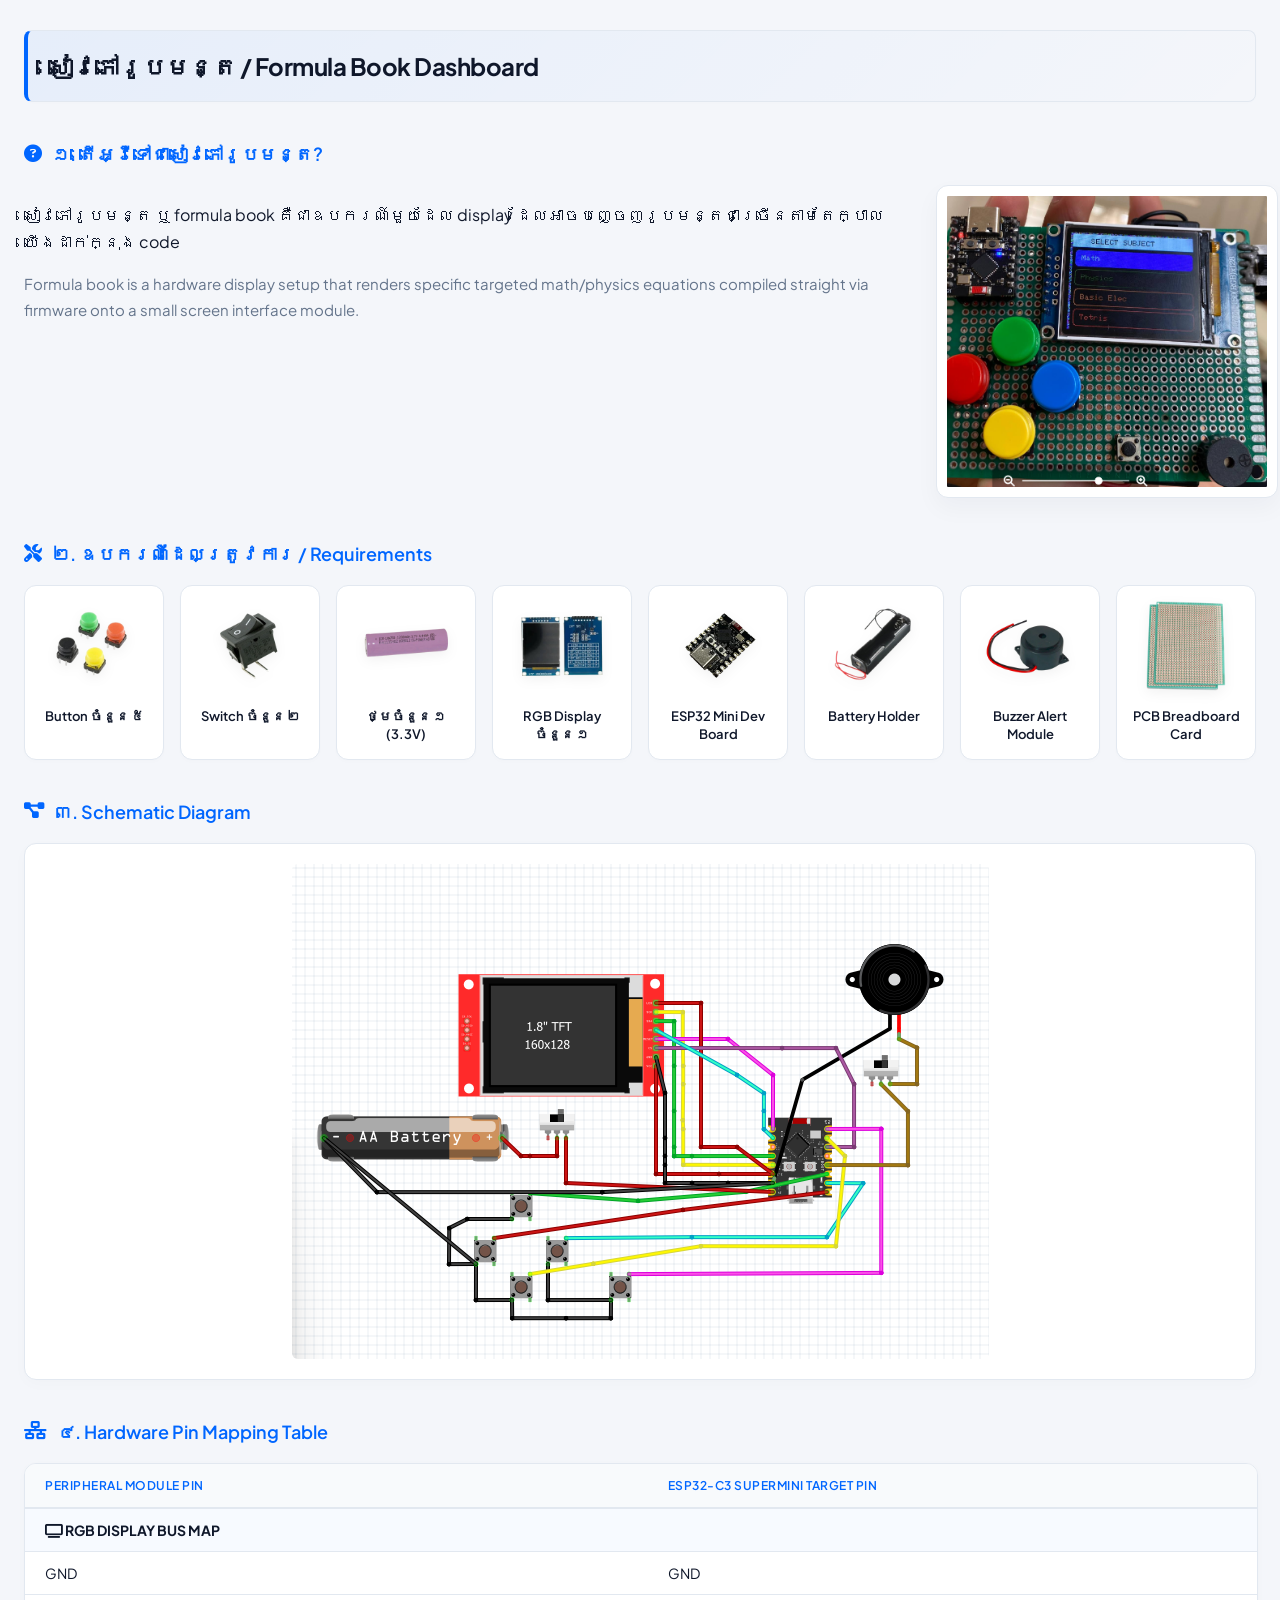
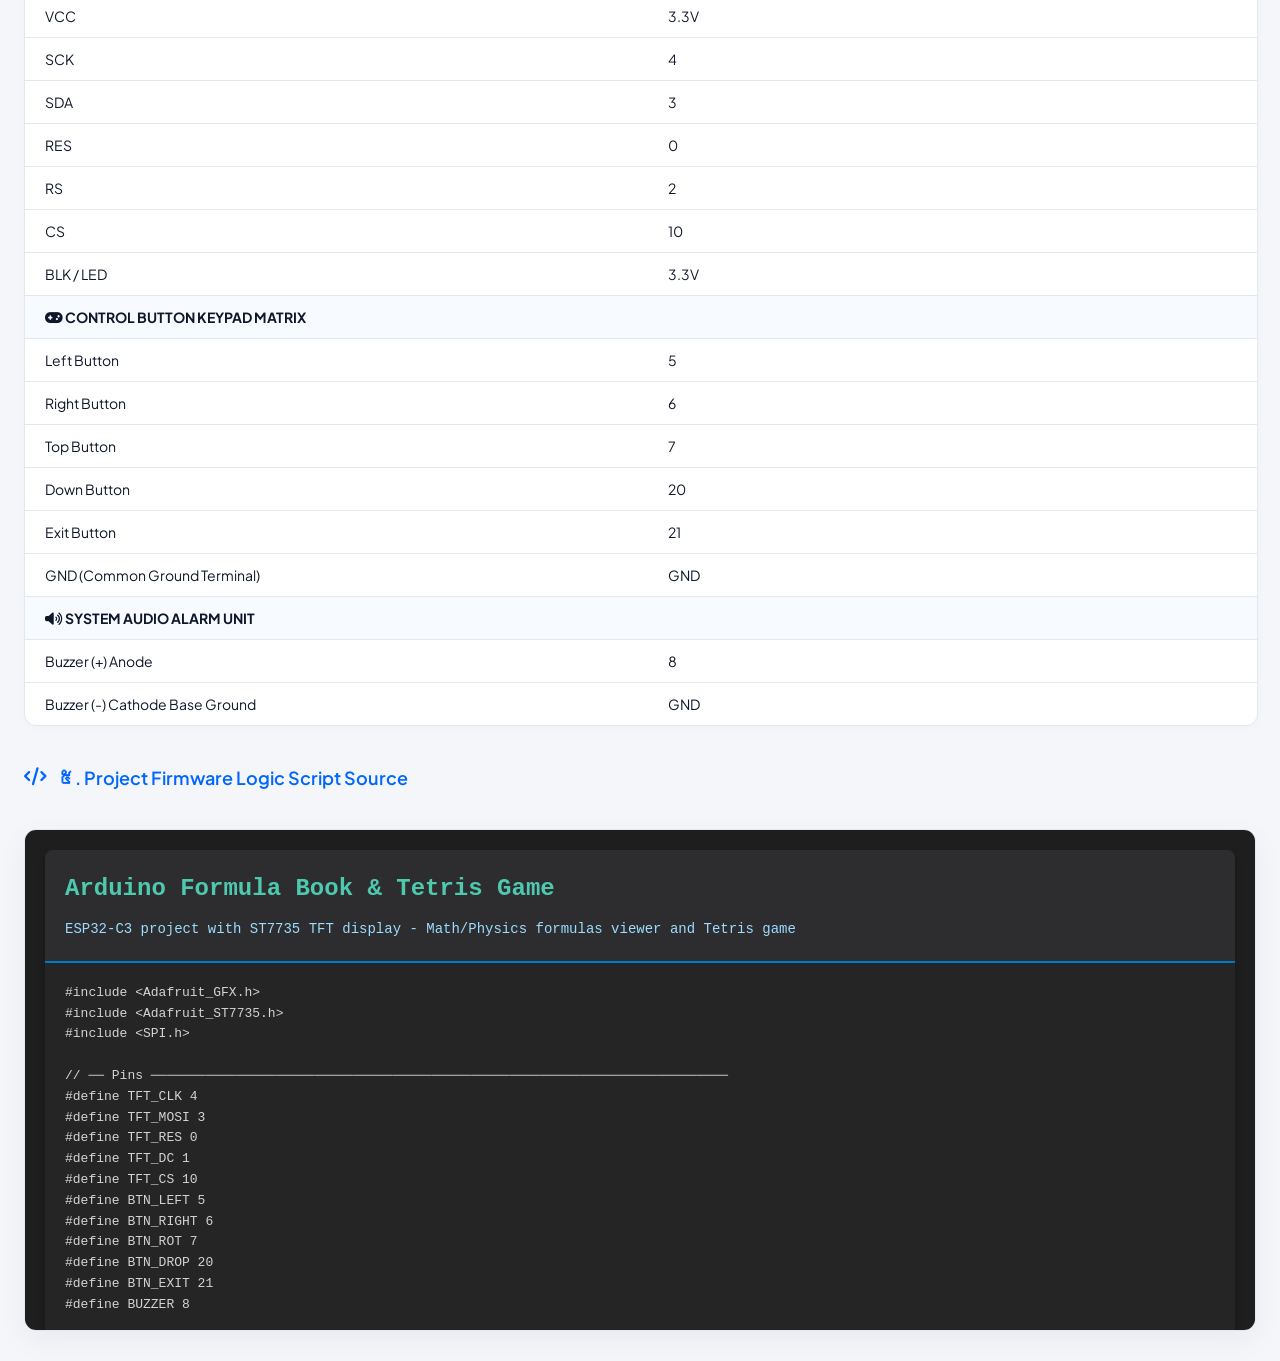
<file: fr/formulaBook/formulaBook.html>
<!DOCTYPE html>
<html lang="en">
<head>
    <meta charset="UTF-8">
    <meta name="viewport" content="width=device-width, initial-scale=1.0">
    <title>Formula Book Project</title>
    <link rel="stylesheet" href="https://cdnjs.cloudflare.com/ajax/libs/font-awesome/6.4.0/css/all.min.css">
    <link href="https://fonts.googleapis.com/css2?family=Plus+Jakarta+Sans:wght@400;500;600;700&display=swap" rel="stylesheet">
    <style>
        :root {
            --bg-main: #f4f6fa;
            --bg-surface: #ffffff;
            --bg-card: #f8fafc;
            --accent: #0066ff;
            --accent-glow: rgba(0, 102, 255, 0.08);
            --text-primary: #0f172a;
            --text-muted: #64748b;
            --border-color: #e2e8f0;
            --font-stack: 'Plus Jakarta Sans', system-ui, sans-serif;
        }

        body {
            background-color: var(--bg-main);
            color: var(--text-primary);
            font-family: var(--font-stack);
            padding: 30px 24px;
            margin: 0;
            -webkit-font-smoothing: antialiased;
        }

        /* Section Headings */
        .project-banner {
            background: linear-gradient(135deg, rgba(0, 102, 255, 0.06), transparent);
            border: 1px solid var(--border-color);
            border-left: 4px solid var(--accent);
            padding: 20px;
            border-radius: 8px;
            margin-bottom: 35px;
            box-shadow: 0 1px 3px rgba(0,0,0,0.01);
        }

        .project-banner h1 {
            font-size: 24px;
            margin: 0;
            font-weight: 700;
            letter-spacing: -0.5px;
        }

        .section-title {
            font-size: 18px;
            font-weight: 600;
            margin: 40px 0 20px 0;
            color: var(--accent);
            display: flex;
            align-items: center;
            gap: 10px;
        }

        /* Intro Layout Block */
        .intro-grid {
            display: grid;
            grid-template-columns: 1fr 320px;
            gap: 30px;
            align-items: start;
        }

        .intro-text p {
            font-size: 15px;
            line-height: 1.7;
            color: var(--text-muted);
            margin-bottom: 16px;
        }

        .intro-text .khmer-text {
            color: var(--text-primary);
            font-size: 16px;
        }

        .main-project-img {
            background: var(--bg-surface);
            border: 1px solid var(--border-color);
            padding: 10px;
            border-radius: 12px;
            width: 100%;
            height: auto;
            box-shadow: 0 10px 25px rgba(15,23,42,0.04);
            transition: transform 0.3s ease;
        }

        .main-project-img:hover {
            transform: scale(1.02);
            border-color: var(--accent);
        }

        /* Component Grid Cards */
        .components-grid {
            display: grid;
            grid-template-columns: repeat(auto-fill, minmax(140px, 1fr));
            gap: 16px;
        }

        .component-card {
            background-color: var(--bg-surface);
            border: 1px solid var(--border-color);
            border-radius: 12px;
            padding: 15px;
            text-align: center;
            transition: all 0.25s ease;
            box-shadow: 0 2px 4px rgba(0,0,0,0.01);
        }

        .component-card:hover {
            transform: translateY(-4px);
            border-color: var(--accent);
            box-shadow: 0 8px 20px var(--accent-glow);
        }

        .component-card img {
            width: 90px;
            height: 90px;
            object-fit: contain;
            margin-bottom: 12px;
            filter: drop-shadow(0 4px 6px rgba(0,0,0,0.05));
        }

        .component-card .name {
            font-size: 13px;
            font-weight: 600;
            color: var(--text-primary);
            margin: 0;
            line-height: 1.4;
        }

        /* Centered Diagram Asset */
        .diagram-container {
            background: var(--bg-surface);
            border: 1px solid var(--border-color);
            padding: 20px;
            border-radius: 12px;
            display: flex;
            justify-content: center;
            align-items: center;
            box-shadow: 0 4px 15px rgba(0,0,0,0.02);
        }

        .diagram-container img {
            max-width: 100%;
            height: auto;
            border-radius: 6px;
        }

        /* Sleek Tech Layout Pin Table */
        .table-wrapper {
            width: 100%;
            overflow-x: auto;
            margin-top: 20px;
            background: var(--bg-surface);
            border: 1px solid var(--border-color);
            border-radius: 12px;
            box-shadow: 0 2px 8px rgba(0,0,0,0.02);
        }

        table {
            width: 100%;
            border-collapse: collapse;
            text-align: left;
            font-size: 14px;
        }

        th {
            background-color: #f8fafc;
            color: var(--accent);
            font-weight: 600;
            padding: 14px 20px;
            border-bottom: 2px solid var(--border-color);
            text-transform: uppercase;
            font-size: 12px;
            letter-spacing: 0.5px;
        }

        td {
            padding: 12px 20px;
            border-bottom: 1px solid var(--border-color);
            color: var(--text-primary);
        }

        tr:last-child td {
            border-bottom: none;
        }

        .table-section-divider {
            background-color: rgba(0, 102, 255, 0.03) !important;
            font-weight: 700;
            color: var(--text-primary);
        }

        /* Embedded code frame panel wrapper */
        .code-frame-container {
            margin-top: 40px;
            border-radius: 12px;
            overflow: hidden;
            border: 1px solid var(--border-color);
            box-shadow: 0 10px 30px rgba(15,23,42,0.05);
        }

        .code-frame-container iframe {
            width: 100%;
            height: 500px;
            border: none;
            display: block;
        }

        /* Responsive Breakpoints */
        @media (max-width: 768px) {
            .intro-grid {
                grid-template-columns: 1fr;
            }
            .main-project-img {
                max-width: 300px;
                margin: 0 auto;
            }
        }
    </style>
</head>
<body>

    <div class="project-banner">
        <h1>សៀវភៅរូបមន្ត / Formula Book Dashboard</h1>
    </div>
 
    <div class="section-title">
        <i class="fas fa-question-circle"></i> ១. តើអ្វីទៅជាសៀវភៅរូបមន្ត?
    </div>
    
    <div class="intro-grid">
        <div class="intro-text">
            <p class="khmer-text">សៀវភៅរូបមន្ត ឬ formula book គឺជាឧបករណ៍មួយដែល display ដែលអាចបញ្ចេញរូបមន្តជាច្រើនតាមតែក្បាលយើងដាក់ក្នុង code</p>
            <p>Formula book is a hardware display setup that renders specific targeted math/physics equations compiled straight via firmware onto a small screen interface module.</p>
        </div>
        <div>
            <img class="main-project-img" src="../../image/formulabook.png" alt="Formula Book Project Minimal Setup Image">
        </div>
    </div>

    <div class="section-title">
        <i class="fas fa-tools"></i> ២. ឧបករណ៍ដែលត្រូវការ / Requirements
    </div>
    
    <div class="components-grid">
        <div class="component-card">
            <img src="../../image/button.png" alt="Hardware Button Component Module">
            <p class="name">Button ចំនួន​ ៥</p>
        </div>
        <div class="component-card">
            <img src="../../image/swicth.png" alt="Hardware Toggle Switch Component Module">
            <p class="name">Switch ចំនួន​ ២</p>
        </div>
        <div class="component-card">
            <img src="../../image/bat.png" alt="Lithium Battery Cells Module">
            <p class="name">ថ្មចំនួន ១ (3.3V)</p>
        </div>
        <div class="component-card">
            <img src="../../image/rgb.png" alt="RGB Display Screen Module">
            <p class="name">RGB Display ចំនួន​ ១</p>
        </div>
        <div class="component-card">
            <img src="../../image/esp32c3supermini.png" alt="ESP32-C3 Supermini MCU Core Development Board">
            <p class="name">ESP32 Mini Dev Board</p>
        </div>
        <div class="component-card">
            <img src="../../image/batteryHolder.png" alt="Battery Cradle Cell Holder Unit">
            <p class="name">Battery Holder</p>
        </div>
        <div class="component-card">
            <img src="../../image/buzzer.png" alt="Audio Piezo Output Buzzer Element">
            <p class="name">Buzzer Alert Module</p>
        </div>
        <div class="component-card">
            <img src="../../image/pcb.png" alt="Prototyping Perf-Board PCB Component Matrix">
            <p class="name">PCB Breadboard Card</p>
        </div>
    </div>

    <div class="section-title">
        <i class="fas fa-project-diagram"></i> ៣. Schematic Diagram
    </div>
    <div class="diagram-container">
        <img src="../../image/formuladigram.png" alt="Complete Circuit Interconnect Diagram Details Schematic">
    </div>

    <div class="section-title">
        <i class="fas fa-network-wired"></i> ៤. Hardware Pin Mapping Table
    </div>
    
    <div class="table-wrapper">
        <table>
            <thead>
                <tr>
                    <th>Peripheral Module Pin</th>
                    <th>ESP32-C3 Supermini Target Pin</th>
                </tr>
            </thead>
            <tbody>
                <tr class="table-section-divider"><td colspan="2"><i class="fas fa-tv"></i> RGB DISPLAY BUS MAP</td></tr>
                <tr><td>GND</td><td>GND</td></tr>
                <tr><td>VCC</td><td>3.3V</td></tr>
                <tr><td>SCK</td><td>4</td></tr>
                <tr><td>SDA</td><td>3</td></tr>
                <tr><td>RES</td><td>0</td></tr>
                <tr><td>RS</td><td>2</td></tr>
                <tr><td>CS</td><td>10</td></tr>
                <tr><td>BLK / LED</td><td>3.3V</td></tr>
                
                <tr class="table-section-divider"><td colspan="2"><i class="fas fa-gamepad"></i> CONTROL BUTTON KEYPAD MATRIX</td></tr>
                <tr><td>Left Button</td><td>5</td></tr>
                <tr><td>Right Button</td><td>6</td></tr>
                <tr><td>Top Button</td><td>7</td></tr>
                <tr><td>Down Button</td><td>20</td></tr>
                <tr><td>Exit Button</td><td>21</td></tr>
                <tr><td>GND (Common Ground Terminal)</td><td>GND</td></tr>
                
                <tr class="table-section-divider"><td colspan="2"><i class="fas fa-volume-up"></i> SYSTEM AUDIO ALARM UNIT</td></tr>
                <tr><td>Buzzer (+) Anode</td><td>8</td></tr>
                <tr><td>Buzzer (-) Cathode Base Ground</td><td>GND</td></tr>
            </tbody>
        </table>
    </div>

    <div class="section-title">
        <i class="fas fa-code"></i> ៥. Project Firmware Logic Script Source
    </div>
    
    <div class="code-frame-container">
        <iframe src="arduino_code_display.html" title="Embedded Project Firmware Code Blocks View Frame Source"></iframe>
    </div>

</body>
</html>
</file>
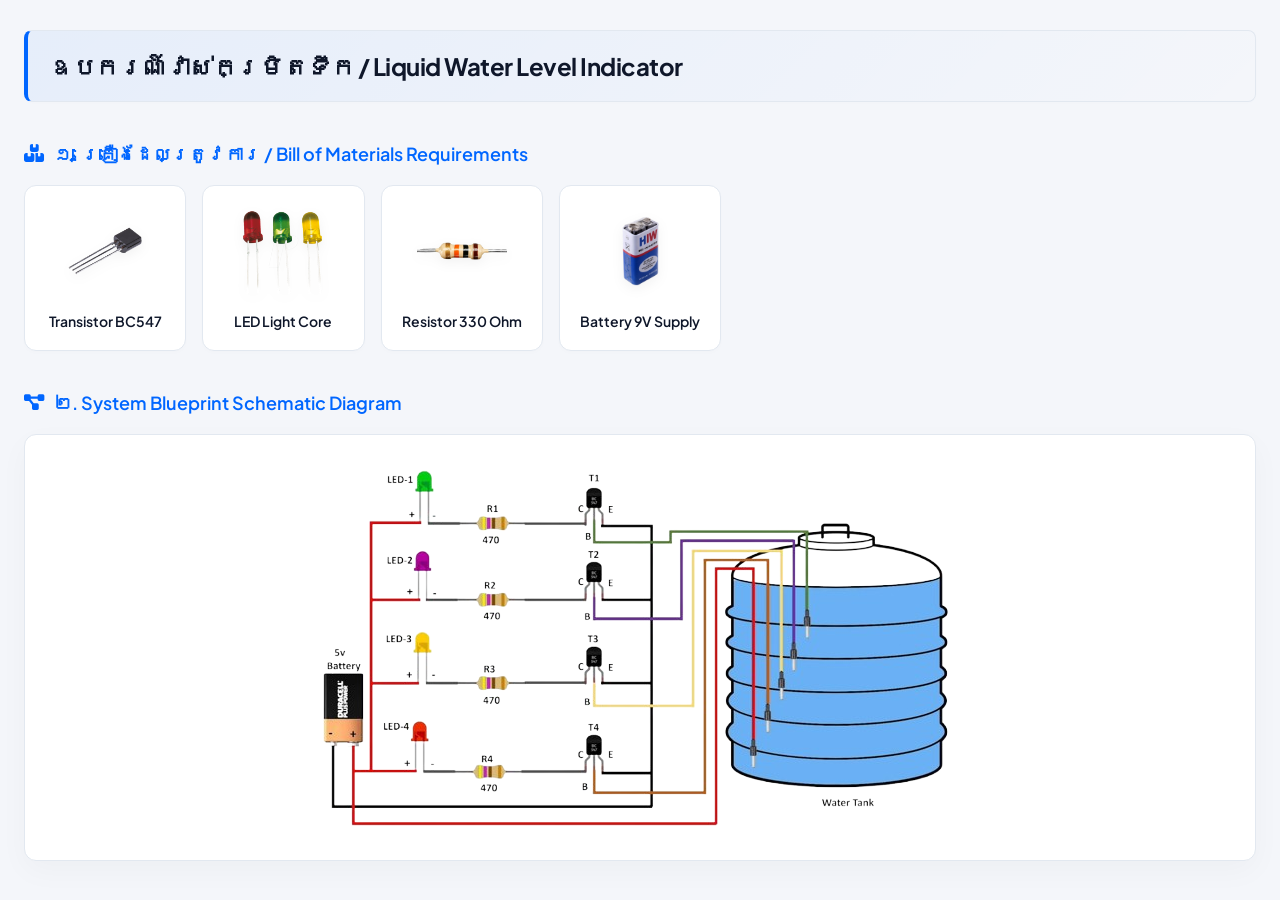
<file: fr/formulaBook/waterlevel.html>
<!DOCTYPE html>
<html lang="en">
<head>
    <meta charset="UTF-8">
    <meta name="viewport" content="width=device-width, initial-scale=1.0">
    <title>Water Level Sensor Project</title>
    <link rel="stylesheet" href="https://cdnjs.cloudflare.com/ajax/libs/font-awesome/6.4.0/css/all.min.css">
    <link href="https://fonts.googleapis.com/css2?family=Plus+Jakarta+Sans:wght@400;500;600;700&display=swap" rel="stylesheet">
    <style>
        :root {
            --bg-main: #f4f6fa;
            --bg-surface: #ffffff;
            --accent: #0066ff;
            --accent-glow: rgba(0, 102, 255, 0.08);
            --text-primary: #0f172a;
            --text-muted: #64748b;
            --border-color: #e2e8f0;
            --font-stack: 'Plus Jakarta Sans', system-ui, sans-serif;
        }

        body {
            background-color: var(--bg-main);
            color: var(--text-primary);
            font-family: var(--font-stack);
            padding: 30px 24px;
            margin: 0;
            -webkit-font-smoothing: antialiased;
        }

        .project-banner {
            background: linear-gradient(135deg, rgba(0, 102, 255, 0.06), transparent);
            border: 1px solid var(--border-color);
            border-left: 4px solid var(--accent);
            padding: 20px;
            border-radius: 8px;
            margin-bottom: 35px;
            box-shadow: 0 1px 3px rgba(0,0,0,0.01);
        }

        .project-banner h1 {
            font-size: 24px;
            margin: 0;
            font-weight: 700;
            letter-spacing: -0.5px;
        }

        .section-title {
            font-size: 18px;
            font-weight: 600;
            margin: 40px 0 20px 0;
            color: var(--accent);
            display: flex;
            align-items: center;
            gap: 10px;
        }

        /* Grid Component Cards System */
        .components-grid {
            display: grid;
            grid-template-columns: repeat(auto-fill, minmax(150px, 1fr));
            gap: 16px;
        }

        .component-card {
            background-color: var(--bg-surface);
            border: 1px solid var(--border-color);
            border-radius: 12px;
            padding: 20px 15px;
            text-align: center;
            transition: all 0.25s ease;
            box-shadow: 0 2px 4px rgba(0,0,0,0.01);
        }

        .component-card:hover {
            transform: translateY(-4px);
            border-color: var(--accent);
            box-shadow: 0 8px 20px var(--accent-glow);
        }

        .component-card img {
            width: 90px;
            height: 90px;
            object-fit: contain;
            margin-bottom: 12px;
            filter: drop-shadow(0 4px 6px rgba(0,0,0,0.05));
        }

        .component-card .name {
            font-size: 14px;
            font-weight: 600;
            color: var(--text-primary);
            margin: 0;
        }

        /* Diagram Component Layout Panel Container Base */
        .diagram-container {
            background: var(--bg-surface);
            border: 1px solid var(--border-color);
            padding: 25px;
            border-radius: 12px;
            display: flex;
            justify-content: center;
            align-items: center;
            box-shadow: 0 10px 30px rgba(15,23,42,0.03);
        }

        .diagram-container img {
            max-width: 100%;
            height: auto;
            border-radius: 6px;
        }
    </style>
</head>
<body>

    <div class="project-banner">
        <h1>ឧបករណ៍វាស់កម្រិតទឹក / Liquid Water Level Indicator</h1>
    </div>

    <div class="section-title">
        <i class="fas fa-boxes"></i> ១. គ្រឿងដែលត្រូវការ / Bill of Materials Requirements
    </div>
    
    <div class="components-grid">
        <div class="component-card">
            <img src="../../image/transistor.png" alt="NPN Bipolar Junction Transistor Module BC547 Pack Component">
            <p class="name">Transistor BC547</p>
        </div>
        <div class="component-card">
            <img src="../../image/led.png" alt="Light Emitting Diode Indicators Component Module Unit">
            <p class="name">LED Light Core</p>
        </div>
        <div class="component-card">
            <img src="../../image/resistor.png" alt="Through Hole Fixed Carbon Film Resistor 330 Ohm Element Pack">
            <p class="name">Resistor 330 Ohm</p>
        </div>
        <div class="component-card">
            <img src="../../image/battery.png" alt="Direct Current 9V Alkaline Power Source Supply Battery Pack">
            <p class="name">Battery 9V Supply</p>
        </div>
    </div>

    <div class="section-title">
        <i class="fas fa-project-diagram"></i> ២. System Blueprint Schematic Diagram
    </div>
    
    <div class="diagram-container">
        <img src="../../image/waterlevel.png" alt="Complete Liquid Transistor Sensor Diagram Blueprint Layout Matrix Details">
    </div>

</body>
</html>
</file>
<file: nakhengsloy.css>
/* ==========================================================================
   Global Reset & Minimal Light Theme Variables
   ========================================================================== */
:root {
    --bg-main: #f4f6fa;
    --bg-surface: #ffffff;
    --bg-surface-hover: #f8fafc;
    --accent: #0066ff;
    --accent-glow: rgba(0, 102, 255, 0.1);
    --text-primary: #0f172a;
    --text-muted: #64748b;
    --border-color: #e2e8f0;
    --font-stack: 'Plus Jakarta Sans', system-ui, sans-serif;
}

* {
    margin: 0;
    padding: 0;
    box-sizing: border-box;
    font-family: var(--font-stack);
    -webkit-font-smoothing: antialiased;
}

body {
    background-color: var(--bg-main);
    color: var(--text-primary);
    overflow-x: hidden;
}

/* Custom Clean Scrollbars */
::-webkit-scrollbar {
    width: 6px;
    height: 6px;
}
::-webkit-scrollbar-track {
    background: var(--bg-main);
}
::-webkit-scrollbar-thumb {
    background: #cbd5e1;
    border-radius: 10px;
}
::-webkit-scrollbar-thumb:hover {
    background: var(--accent);
}

/* ==========================================================================
   Header & Navigation
   ========================================================================== */
.navbar {
    display: flex;
    justify-content: space-between;
    align-items: center;
    background-color: rgba(255, 255, 255, 0.85);
    backdrop-filter: blur(12px);
    -webkit-backdrop-filter: blur(12px);
    padding: 0 40px;
    height: 70px;
    border-bottom: 1px solid var(--border-color);
    position: fixed;
    top: 0;
    width: 100%;
    z-index: 1000;
    box-shadow: 0 1px 3px rgba(0,0,0,0.02);
}

.logo {
    display: flex;
    flex-direction: column;
}

.logo-text {
    display: flex;
    align-items: center;
    gap: 1px;
}

.logo-n {
    font-size: 22px;
    font-weight: 700;
    color: var(--text-primary);
    letter-spacing: -0.5px;
}

.logo-h {
    font-size: 22px;
    font-weight: 700;
    color: var(--accent);
    letter-spacing: -0.5px;
}

.tagline {
    font-size: 8px;
    letter-spacing: 3px;
    color: var(--text-muted);
    margin-top: 2px;
    font-weight: 600;
    text-transform: uppercase;
}

.nav-actions {
    display: flex;
    align-items: center;
    gap: 15px;
}

/* ==========================================================================
   Interactive Category Dropdown
   ========================================================================== */
.dropdown {
    position: relative;
    display: inline-block;
}

.dropbtn {
    background-color: var(--bg-surface);
    color: var(--text-primary);
    padding: 10px 18px;
    font-size: 14px;
    border: 1px solid var(--border-color);
    cursor: pointer;
    border-radius: 8px;
    font-weight: 600;
    display: flex;
    align-items: center;
    gap: 8px;
    transition: all 0.2s ease;
}

.dropbtn i {
    font-size: 12px;
    color: var(--text-muted);
}

.dropbtn:hover {
    background-color: var(--bg-surface-hover);
    border-color: var(--accent);
    box-shadow: 0 4px 12px var(--accent-glow);
}

.dropdown-content {
    display: none;
    position: absolute;
    right: 0;
    top: 100%;
    background-color: var(--bg-surface);
    min-width: 200px;
    box-shadow: 0 10px 25px rgba(15, 23, 42, 0.08);
    border: 1px solid var(--border-color);
    border-radius: 8px;
    overflow: hidden;
    z-index: 100;
    transform-origin: top right;
    animation: dropdownFade 0.2s ease;
    margin-top: 4px;
}

/* Invisible structural bridge to maintain pointer hover focus status */
.dropdown-content::before {
    content: '';
    position: absolute;
    top: -10px;
    left: 0;
    width: 100%;
    height: 10px;
    background: transparent;
}

@keyframes dropdownFade {
    from { opacity: 0; transform: scale(0.97) translateY(-4px); }
    to { opacity: 1; transform: scale(1) translateY(0); }
}

.dropdown-content a {
    color: var(--text-primary);
    padding: 12px 16px;
    text-decoration: none;
    display: flex;
    align-items: center;
    gap: 10px;
    font-size: 14px;
    font-weight: 500;
    transition: all 0.15s ease;
}

.dropdown-content a i {
    width: 16px;
    color: var(--text-muted);
}

.dropdown-content a:hover {
    background-color: var(--bg-surface-hover);
    color: var(--accent);
}

.dropdown-content a:hover i {
    color: var(--accent);
}

.dropdown:hover .dropdown-content {
    display: block;
}

/* ==========================================================================
   Sidebar Component
   ========================================================================== */
.sidebar-toggle {
    background-color: var(--bg-surface);
    color: var(--text-primary);
    border: 1px solid var(--border-color);
    width: 40px;
    height: 40px;
    display: flex;
    align-items: center;
    justify-content: center;
    font-size: 16px;
    cursor: pointer;
    border-radius: 8px;
    transition: all 0.2s ease;
}

.sidebar-toggle:hover {
    background-color: var(--bg-surface-hover);
    color: var(--accent);
    border-color: var(--accent);
}

.main-container {
    display: flex;
    margin-top: 70px;
    min-height: calc(100vh - 70px);
}

.sidebar {
    width: 280px;
    background-color: var(--bg-surface);
    border-right: 1px solid var(--border-color);
    padding: 25px 16px;
    position: fixed;
    height: calc(100vh - 70px);
    overflow-y: auto;
    transition: transform 0.3s cubic-bezier(0.4, 0, 0.2, 1);
    z-index: 998;
}

.sidebar.hidden {
    transform: translateX(-100%);
}

.sidebar-header {
    display: flex;
    align-items: center;
    gap: 10px;
    margin-bottom: 20px;
    padding-bottom: 12px;
    border-bottom: 1px solid var(--border-color);
}

.text-accent {
    color: var(--accent);
}

.sidebar h3 {
    color: var(--text-primary);
    font-size: 14px;
    font-weight: 700;
    text-transform: uppercase;
    letter-spacing: 1px;
}

.sidebar ul {
    list-style: none;
}

.sidebar ul li {
    margin-bottom: 4px;
}

.sidebar ul li a {
    color: var(--text-muted);
    text-decoration: none;
    font-size: 14px;
    font-weight: 500;
    display: block;
    padding: 10px 14px;
    border-radius: 6px;
    transition: all 0.2s ease;
    border-left: 2px solid transparent;
}

.sidebar ul li a:hover {
    background-color: var(--bg-surface-hover);
    color: var(--text-primary);
    padding-left: 18px;
}

.sidebar ul li a.active {
    background-color: rgba(0, 102, 255, 0.05);
    color: var(--accent);
    font-weight: 600;
    border-left-color: var(--accent);
    padding-left: 18px;
}

/* ==========================================================================
   Content Framework Panel Wrapper
   ========================================================================== */
.content {
    margin-left: 280px;
    width: calc(100% - 280px);
    height: calc(100vh - 70px);
    padding: 24px;
    transition: margin-left 0.3s cubic-bezier(0.4, 0, 0.2, 1), width 0.3s cubic-bezier(0.4, 0, 0.2, 1);
}

.content.expanded {
    margin-left: 0;
    width: 100%;
}

.frame-wrapper {
    width: 100%;
    height: 100%;
    background-color: var(--bg-surface);
    border-radius: 12px;
    border: 1px solid var(--border-color);
    overflow: hidden;
    box-shadow: 0 4px 20px rgba(15,23,42,0.04);
}

#content-frame {
    width: 100%;
    height: 100%;
    border: none;
    display: block;
}

/* Mobile responsive overlay shader background */
.sidebar-overlay {
    display: none;
    position: fixed;
    top: 0;
    left: 0;
    width: 100%;
    height: 100%;
    background-color: rgba(15, 23, 42, 0.3);
    backdrop-filter: blur(4px);
    z-index: 997;
    opacity: 0;
    transition: opacity 0.3s ease;
}

.sidebar-overlay.active {
    display: block;
    opacity: 1;
}

/* ==========================================================================
   Media Breakpoints
   ========================================================================== */
@media screen and (max-width: 1024px) {
    .sidebar { width: 240px; }
    .content { margin-left: 240px; width: calc(100% - 240px); }
}

@media screen and (max-width: 768px) {
    .navbar { padding: 0 20px; }
    
    .sidebar {
        top: 70px;
        width: 260px;
        height: calc(100vh - 70px);
        transform: translateX(-100%);
        box-shadow: 10px 0 30px rgba(0,0,0,0.05);
    }

    .sidebar.visible { transform: translateX(0); }
    .sidebar.hidden { transform: translateX(-100%); }

    .content {
        margin-left: 0;
        width: 100%;
        padding: 12px;
    }
}
</file>
